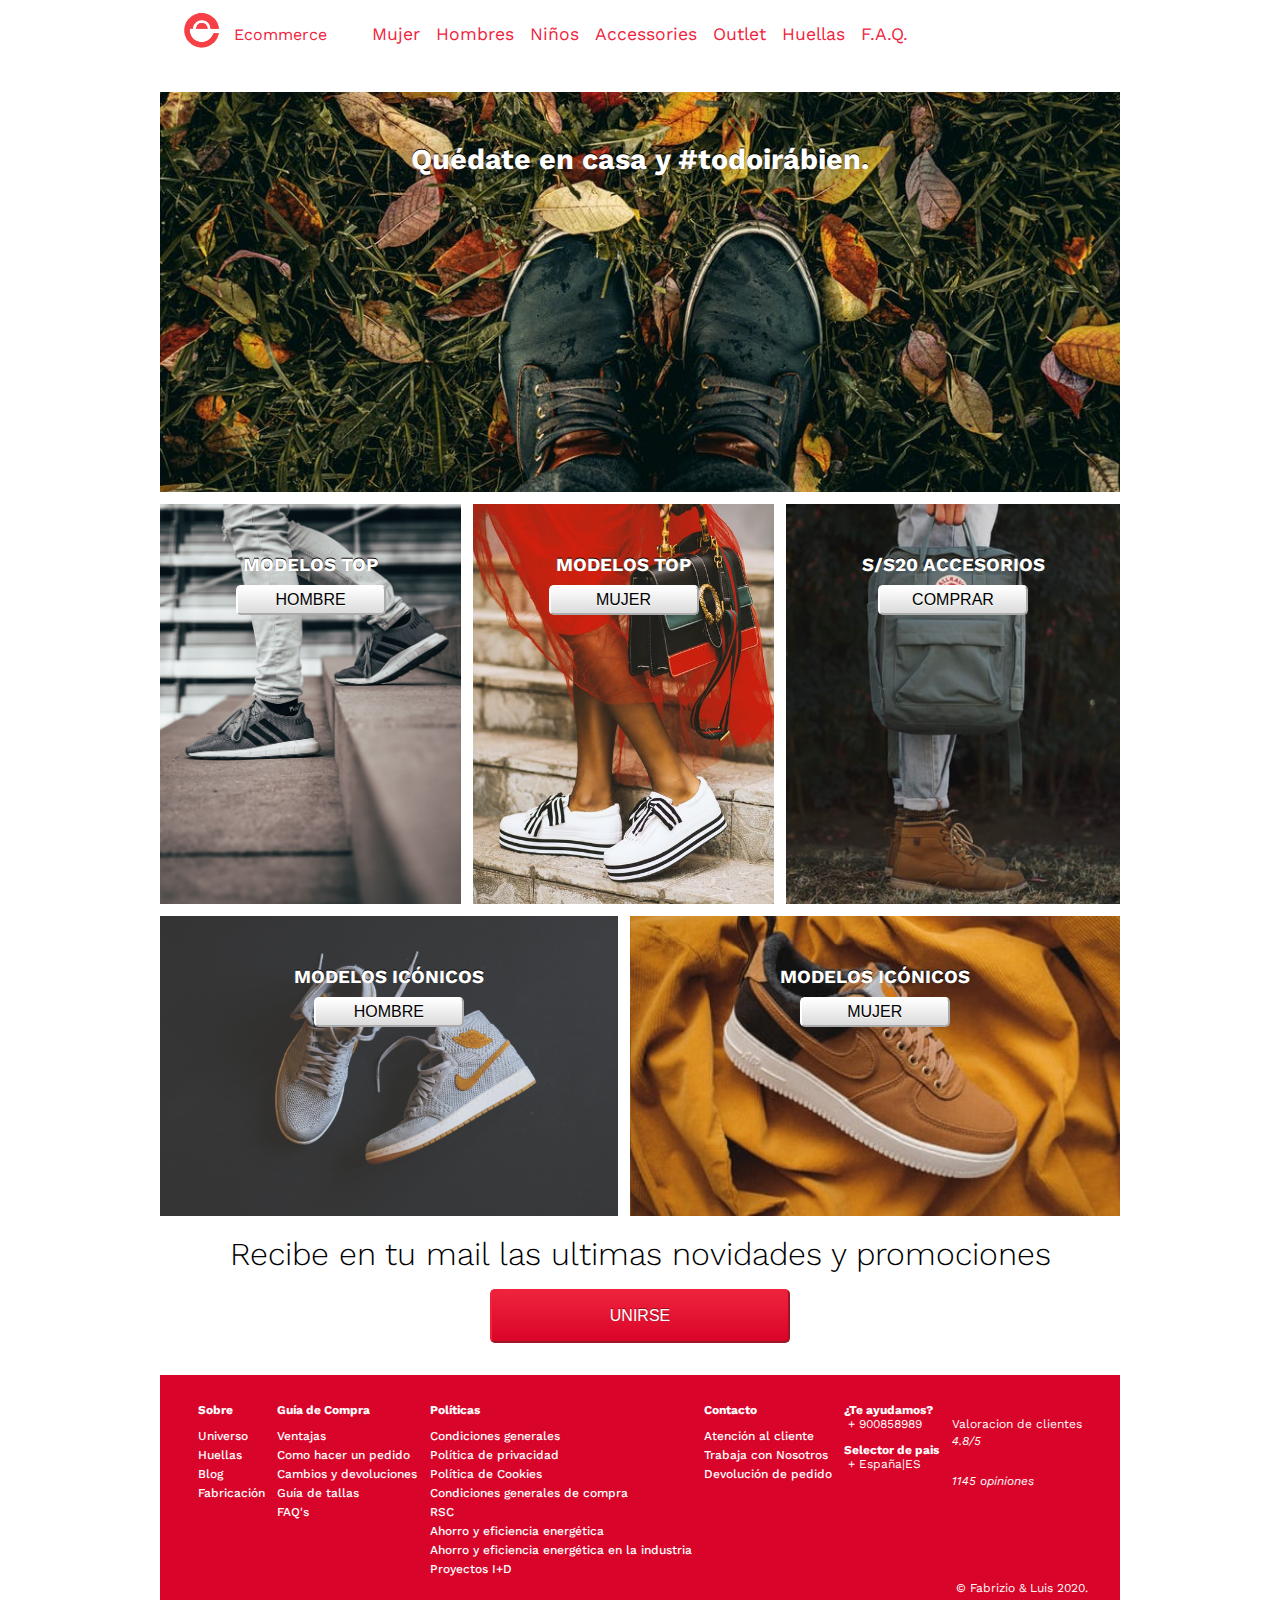
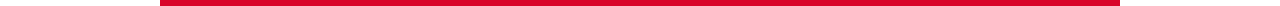
<file: index.html>
<!DOCTYPE html>
<html lang="en">
<head>
  <meta charset="UTF-8">
  <meta name="viewport" content="width=device-width, initial-scale=1.0">
  <!-- FONT AWESOME -->
  <link rel="stylesheet" href="https://use.fontawesome.com/releases/v5.15.1/css/all.css" integrity="sha384-vp86vTRFVJgpjF9jiIGPEEqYqlDwgyBgEF109VFjmqGmIY/Y4HV4d3Gp2irVfcrp" crossorigin="anonymous">
  <!-- GOOGLE FONT -->
  <link href="https://fonts.googleapis.com/css2?family=Work+Sans:wght@300;400;500;600&display=swap" rel="stylesheet">
  <!-- CSS -->
  <link rel="stylesheet" href="assets/css/style.css">
  <title>Website</title>
</head>
<body>
  <div class="container">
    <!-- HEADER -->
    <header>
      <a href="/index.html" class="logo">
        <img src="assets/img/shopping pink.png" alt="logo" width="50px">
        <span id="brand-name">Ecommerce</span>
      </a>
      <i class="fas fa-bars fa-2x hamburger" id="hamburger-menu"></i>
      <nav id="navbar-links">
        <ul>
          <li><a href="/mujer.html">Mujer</a></li>
          <li><a href="/hombres.html">Hombres</a></li>
          <li><a href="/niños.html">Niños</a></li>
          <li><a href="/category.html">Accessories</a></li>
          <li><a href="#">Outlet</a></li>
          <li><a href="#">Huellas</a></li>
          <li><a href="/faq.html">F.A.Q.</a></li>
        </ul>
      </nav>
    </header>
    <!-- MAIN SECTION -->
    <section id="main">
      <div class="grid-container">
        <div class="stayHome">
          <h3 id="tagline">Quédate en casa y #todoirábien.</h3>
        </div>
        <div class="men">
          <h3>MODELOS TOP</h3>
          <button class="main-button">Hombre</button>
        </div>
        <div class="women">
          <h3>MODELOS TOP</h3>
          <button class="main-button">Mujer</button>
        </div>
        <div class="accesories">
          <h3>S/S20 ACCESORIOS</h3>
          <button class="main-button">Comprar</button>
        </div>
        <div class="menShoes">
          <h3>MODELOS ICÓNICOS</h3>
          <button class="main-button">Hombre</button>
        </div>
        <div class="womenShoes">
          <h3>MODELOS ICÓNICOS</h3>
          <button class="main-button">Mujer</button>
        </div>
      </div>
    </section>
    <!-- CTA -->
    <section id="cta">
      <div class="cta">
        <i class="far fa-envelope fa-4x"></i>
        <h2>Recibe en tu mail las ultimas novidades y promociones</h2>
        <button class="btn">Unirse</button>
      </div>
    </section>
    <!-- FOOTER -->
    <footer>
      <div class="flex-container">
        <div class="item" style="order: 1">
          <h4>Sobre</h4>
          <ul>
            <li class=footer-list><a href="#" target="_blank">Universo</a></li>
            <li class=footer-list><a href="#" target="_blank">Huellas</a></li>
            <li class=footer-list><a href="#" target="_blank">Blog</a></li>
            <li class=footer-list><a href="#" target="_blank">Fabricación</a></li>
          </ul>
        </div>
        <div class="item" style="order: 2">
          <h4>Guía de Compra</h4>
          <ul>
            <li class=footer-list><a href="#" target="_blank">Ventajas</a></li>
            <li class=footer-list><a href="#" target="_blank">Como hacer un pedido</a></li>
            <li class=footer-list><a href="#" target="_blank">Cambios y devoluciones</a></li>
            <li class=footer-list><a href="#" target="_blank">Guía de tallas</a></li>
            <li class=footer-list><a href="#" target="_blank">FAQ's</a></li>
          </ul>
        </div>
        <div class="item" style="order: 3">
          <h4>Políticas</h4>
          <ul>
            <li class=footer-list><a href="#" target="_blank">Condiciones generales</a></li>
            <li class=footer-list><a href="#" target="_blank">Política de privacidad</a></li>
            <li class=footer-list><a href="#" target="_blank">Política de Cookies</a></li>
            <li class=footer-list><a href="#" target="_blank">Condiciones generales de compra</a></li>
            <li class=footer-list><a href="#" target="_blank">RSC</a></li>
            <li class=footer-list><a href="#" target="_blank">Ahorro y eficiencia energética</a></li>
            <li class=footer-list><a href="#" target="_blank">Ahorro y eficiencia energética en la industria</a></li>
            <li class=footer-list><a href="#" target="_blank">Proyectos I+D</a></li>
          </ul>
        </div>
        <div class="item" style="order: 4">
          <h4>Contacto</h4>
          <ul>
            <li class=footer-list><a href="#" target="_blank">Atención al cliente</a></li>
            <li class=footer-list><a href="#" target="_blank">Trabaja con Nosotros</a></li>
            <li class=footer-list><a href="#" target="_blank">Devolución de pedido</a></li>
          </ul>
        </div>
        <div class="item" style="order: 5">
          <h4 class="copy">¿Te ayudamos?</h4>
          <p class="info">
            <i class="fas fa-phone-square-alt"></i>
            + 900858989
          </p>
          <h4 class="copy">Selector de pais</h4>
          <p class="info">
            <i class="fas fa-globe-europe"></i>
              + España|ES
          </p>
        </div>
        <div class="item" style="order: 6">
          <a href="http://www.facebook.com" target="_blank"><i class="fab fa-facebook-square fa-1x icon-social"></i></a>
          <a href="http://www.instagram.com" target="_blank""><i class="fab fa-instagram-square fa-1x icon-social"></i></a>
          <a href="http://www.pinterest.com" target="_blank""><i class="fab fa-pinterest-square fa-1x icon-social"></i></a>
          <a href="http://www.twitter.com" target="_blank""><i class="fab fa-twitter-square fa-1x icon-social"></i></a>
          <p>Valoracion de clientes</p>
          <p class="value"><em>4.8/5</em></p>
          <i class="fas fa-star"></i>
          <i class="fas fa-star"></i>
          <i class="fas fa-star"></i>
          <i class="fas fa-star"></i>
          <i class="fas fa-star"></i>
          <p><em>1145 opiniones</em></p>
        </div>
        <!--Different div below-->
      </div>
      <div class="flex-container-2">
        <p>&copy Fabrizio & Luis 2020.</p>
      </div>
    </footer>
  </div>
  <script src="script.js"></script>
</body>
</html>
</file>
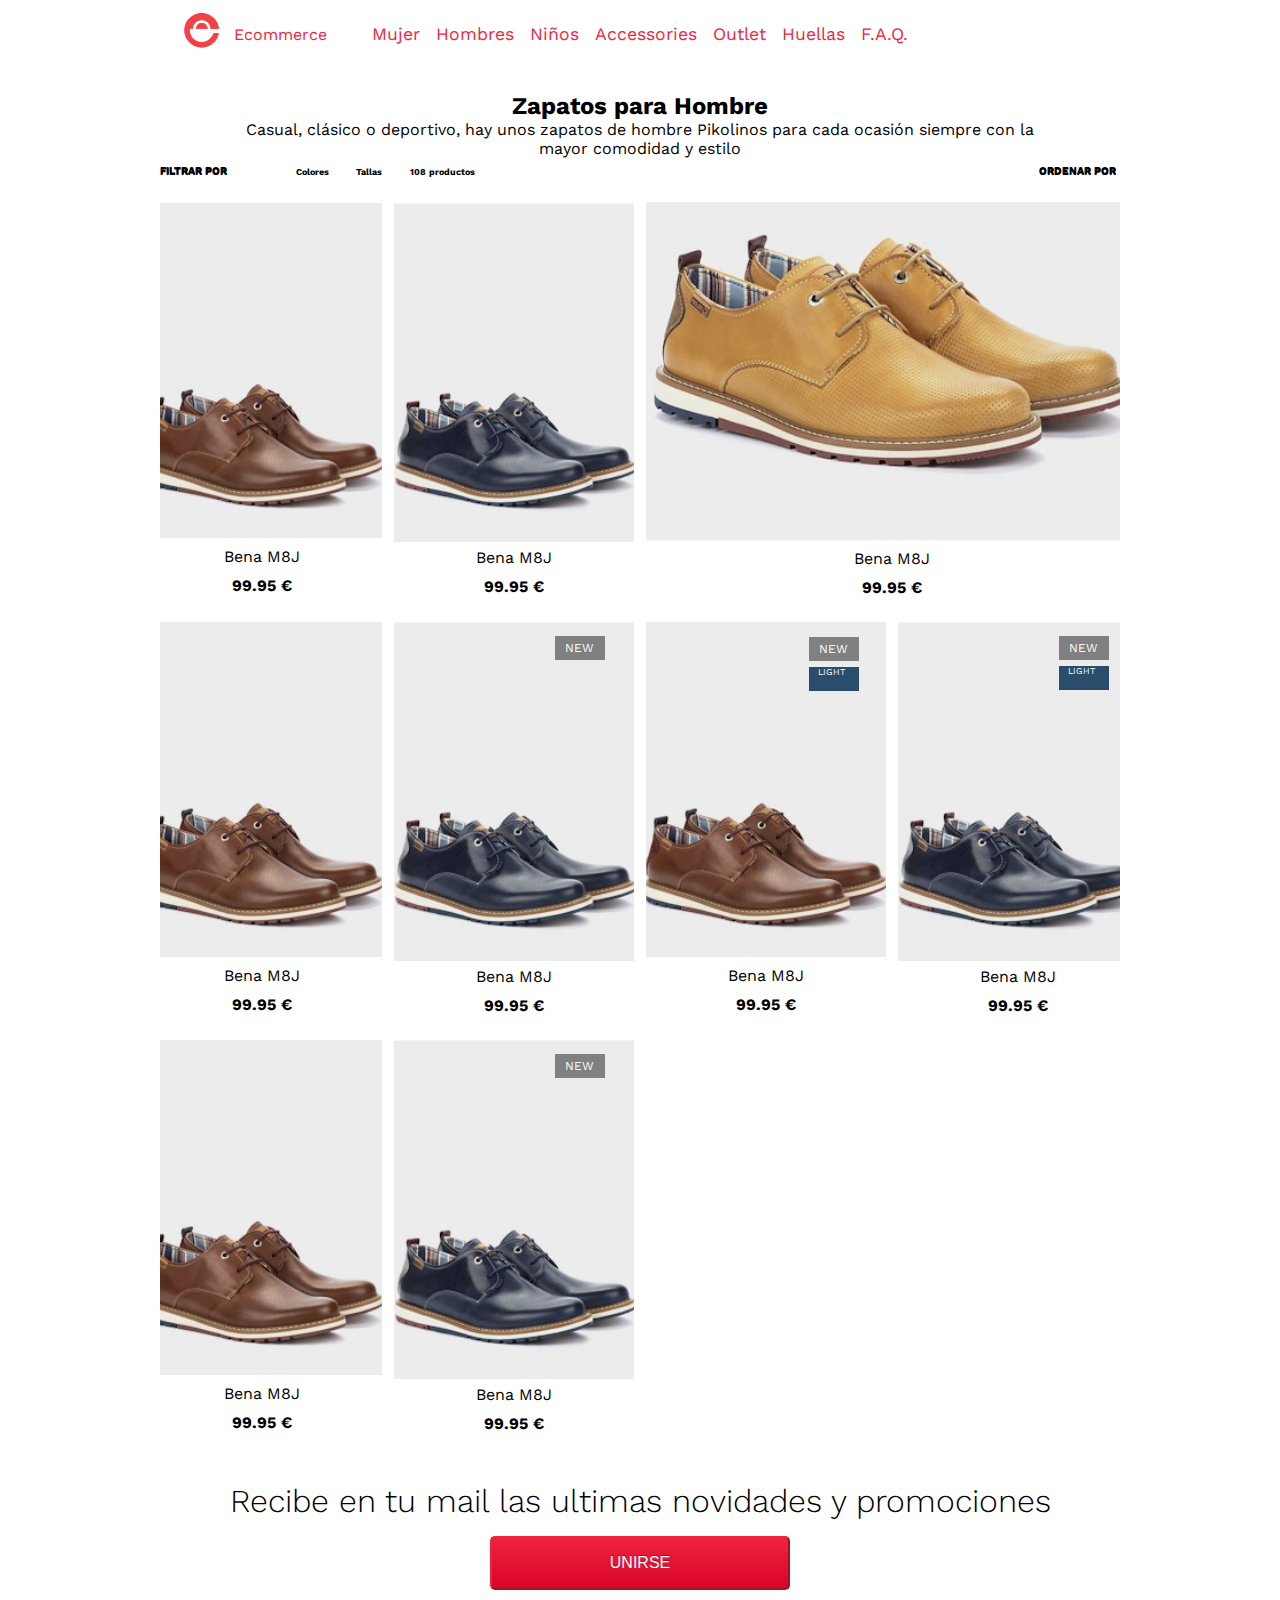
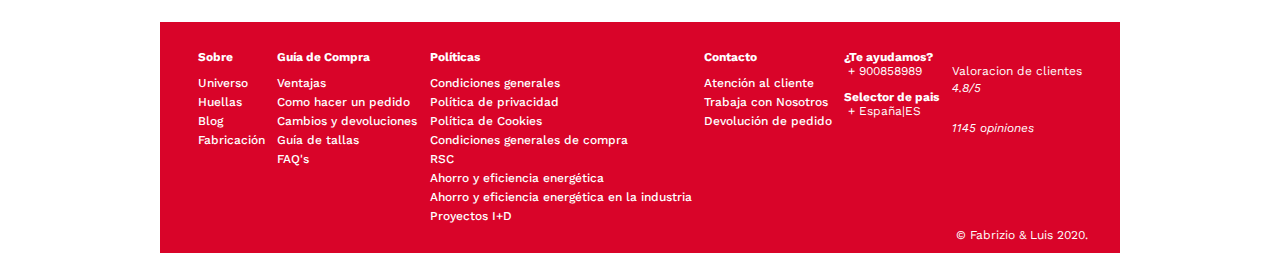
<file: category.html>
<!DOCTYPE html>
<html lang="en">
<head>
  <meta charset="UTF-8">
  <meta name="viewport" content="width=device-width, initial-scale=1.0">
  <!-- FONT AWESOME -->
  <link rel="stylesheet" href="https://use.fontawesome.com/releases/v5.15.1/css/all.css" integrity="sha384-vp86vTRFVJgpjF9jiIGPEEqYqlDwgyBgEF109VFjmqGmIY/Y4HV4d3Gp2irVfcrp" crossorigin="anonymous">
  <!-- GOOGLE FONT -->
  <link href="https://fonts.googleapis.com/css2?family=Work+Sans:wght@300;400;500;600&display=swap" rel="stylesheet">
  <!-- CSS -->
  <link rel="stylesheet" href="assets/css/style.css">
  <title>Website</title>
</head>
<body>
  <div class="container">
    <!-- HEADER -->
    <header>
      <a href="/index.html" class="logo">
        <img src="assets/img/shopping pink.png" alt="logo" width="50px">
        <span id="brand-name">Ecommerce</span>
      </a>
      <i class="fas fa-bars fa-2x hamburger" id="hamburger-menu"></i>
      <nav id="navbar-links">
        <ul>
          <li><a href="/mujer.html">Mujer</a></li>
          <li><a href="/hombres.html">Hombres</a></li>
          <li><a href="/niños.html">Niños</a></li>
          <li><a href="/category.html">Accessories</a></li>
          <li><a href="#">Outlet</a></li>
          <li><a href="#">Huellas</a></li>
          <li><a href="/faq.html">F.A.Q.</a></li>
        </ul>
      </nav>
    </header>
    <!-- CATEGORY -->
    <section id="category">
      <h2> Zapatos para Hombre</h2>
      <p>
        Casual, clásico o deportivo, hay unos zapatos de hombre Pikolinos para cada ocasión  siempre con la <br>
        mayor comodidad y estilo
      </p>
      <div class="flex-container">
        <div id="filter-by" style="flex-grow: 2">
          <h3>FILTRAR POR</h3>
        </div>
        <div id="colors" style="flex-grow: 1">
          <h4>Colores</h4>
        </div>
        <div id="sizes" style="flex-grow: 1">
          <h4>Tallas</h4>
        </div>
        <div id="number-products" style="flex-grow: 1">
          <h4>108 productos</h4>
        </div>
        <div id="sort-by" style="flex-grow: 20">
          <h3>ORDENAR POR <i class="fas fa-sort-amount-down-alt"></i></h3>
        </div>
      </div>
      <div class="grid-container-category">
        <!-- ROW 1-->
        <div class="box-one" id="row-1-col-1">
          <div class="img-box">
            <img src="./assets/img/Item-1.PNG" alt="">
          </div>
          <div>
            <p class="text-item">Bena M8J</p>
            <p class="text-item"><strong>99.95 €</strong></p>
          </div>
        </div>
        <div class="box-one" id="row-1-col-2">
          <div class="img-box">
            <img src="./assets/img/Item-2.PNG" alt="">
          </div>
          <div>
            <p class="text-item">Bena M8J</p>
            <p class="text-item"><strong>99.95 €</strong></p>
          </div>
        </div>
        <div class="box-two" id="row-1-col-3">
          <div class="img-box">
            <img src="./assets/img/Item-3x2.PNG" alt="">
          </div>
          <div>
            <p class="text-item">Bena M8J</p>
            <p class="text-item"><strong>99.95 €</strong></p>
          </div>
        </div>
        <!-- ROW 2-->
        <div class="box-one" id="row-2-col-1">
          <div class="img-box">
            <img src="./assets/img/Item-1.PNG" alt="">
          </div>
          <div>
            <p class="text-item">Bena M8J</p>
            <p class="text-item"><strong>99.95 €</strong></p>
          </div>
        </div>
        <div class="box-one" id="row-2-col-2">
          <div class="img-box">
            <img src="./assets/img/Item-2.PNG" alt="">
            <p class="new-box">NEW</p>
          </div>
          <div>
            <p class="text-item">Bena M8J</p>
            <p class="text-item"><strong>99.95 €</strong></p>
          </div>
        </div>
        <div class="box-one" id="row-2-col-3">
          <div class="img-box">
            <img src="./assets/img/Item-1.PNG" alt="">
            <p class="new-box">NEW</p>
            <p class="light-box">LIGHT <i class="fas fa-feather"></i></p>
          </div>
          <div>
            <p class="text-item">Bena M8J</p>
            <p class="text-item"><strong>99.95 €</strong></p>
          </div>
        </div>
        <div class="box-one" id="row-2-col-4">
          <div class="img-box">
            <img src="./assets/img/Item-2.PNG" alt="">
            <p class="new-box">NEW</p>
            <p class="light-box">LIGHT <i class="fas fa-feather"></i></p>
          </div>
          <div>
            <p class="text-item">Bena M8J</p>
            <p class="text-item"><strong>99.95 €</strong></p>
          </div>
        </div>
        <!-- ROW 3-->
        <div class="box-one" id="row-3-col-1">
          <div class="img-box">
            <img src="./assets/img/Item-1.PNG" alt="">
          </div>
          <div>
            <p class="text-item">Bena M8J</p>
            <p class="text-item"><strong>99.95 €</strong></p>
          </div>
        </div>
        <div class="box-one" id="row-3-col-2">
          <div class="img-box">
            <img src="./assets/img/Item-2.PNG" alt="">
            <p class="new-box">NEW</p>
          </div>
          <div>
            <p class="text-item">Bena M8J</p>
            <p class="text-item"><strong>99.95 €</strong></p>
          </div>
        </div>
      </div>
    </section>
    <!-- CTA -->
    <section id="cta">
      <div class="cta">
        <i class="far fa-envelope fa-4x"></i>
        <h2>Recibe en tu mail las ultimas novidades y promociones</h2>
        <button class="btn">Unirse</button>
      </div>
    </section>
    <!-- FOOTER -->
    <footer>
      <div class="flex-container">
        <div class="item" style="order: 1">
          <h4>Sobre</h4>
          <ul>
            <li class=footer-list><a href="#" target="_blank">Universo</a></li>
            <li class=footer-list><a href="#" target="_blank">Huellas</a></li>
            <li class=footer-list><a href="#" target="_blank">Blog</a></li>
            <li class=footer-list><a href="#" target="_blank">Fabricación</a></li>
          </ul>
        </div>
        <div class="item" style="order: 2">
          <h4>Guía de Compra</h4>
          <ul>
            <li class=footer-list><a href="#" target="_blank">Ventajas</a></li>
            <li class=footer-list><a href="#" target="_blank">Como hacer un pedido</a></li>
            <li class=footer-list><a href="#" target="_blank">Cambios y devoluciones</a></li>
            <li class=footer-list><a href="#" target="_blank">Guía de tallas</a></li>
            <li class=footer-list><a href="#" target="_blank">FAQ's</a></li>
          </ul>
        </div>
        <div class="item" style="order: 3">
          <h4>Políticas</h4>
          <ul>
            <li class=footer-list><a href="#" target="_blank">Condiciones generales</a></li>
            <li class=footer-list><a href="#" target="_blank">Política de privacidad</a></li>
            <li class=footer-list><a href="#" target="_blank">Política de Cookies</a></li>
            <li class=footer-list><a href="#" target="_blank">Condiciones generales de compra</a></li>
            <li class=footer-list><a href="#" target="_blank">RSC</a></li>
            <li class=footer-list><a href="#" target="_blank">Ahorro y eficiencia energética</a></li>
            <li class=footer-list><a href="#" target="_blank">Ahorro y eficiencia energética en la industria</a></li>
            <li class=footer-list><a href="#" target="_blank">Proyectos I+D</a></li>
          </ul>
        </div>
        <div class="item" style="order: 4">
          <h4>Contacto</h4>
          <ul>
            <li class=footer-list><a href="#" target="_blank">Atención al cliente</a></li>
            <li class=footer-list><a href="#" target="_blank">Trabaja con Nosotros</a></li>
            <li class=footer-list><a href="#" target="_blank">Devolución de pedido</a></li>
          </ul>
        </div>
        <div class="item" style="order: 5">
          <h4 class="copy">¿Te ayudamos?</h4>
          <p class="info">
            <i class="fas fa-phone-square-alt"></i>
            + 900858989
          </p>
          <h4 class="copy">Selector de pais</h4>
          <p class="info">
            <i class="fas fa-globe-europe"></i>
              + España|ES
          </p>
        </div>
        <div class="item" style="order: 6">
          <a href="http://www.facebook.com" target="_blank"><i class="fab fa-facebook-square fa-1x icon-social"></i></a>
          <a href="http://www.instagram.com" target="_blank""><i class="fab fa-instagram-square fa-1x icon-social"></i></a>
          <a href="http://www.pinterest.com" target="_blank""><i class="fab fa-pinterest-square fa-1x icon-social"></i></a>
          <a href="http://www.twitter.com" target="_blank""><i class="fab fa-twitter-square fa-1x icon-social"></i></a>
          <p>Valoracion de clientes</p>
          <p class="value"><em>4.8/5</em></p>
          <i class="fas fa-star"></i>
          <i class="fas fa-star"></i>
          <i class="fas fa-star"></i>
          <i class="fas fa-star"></i>
          <i class="fas fa-star"></i>
          <p><em>1145 opiniones</em></p>
        </div>
        <!--Different div below-->
      </div>
      <div class="flex-container-2">
        <p>&copy Fabrizio & Luis 2020.</p>
      </div>
    </footer>
  </div>
  <script src="script.js"></script>
</body>
</html>
</file>
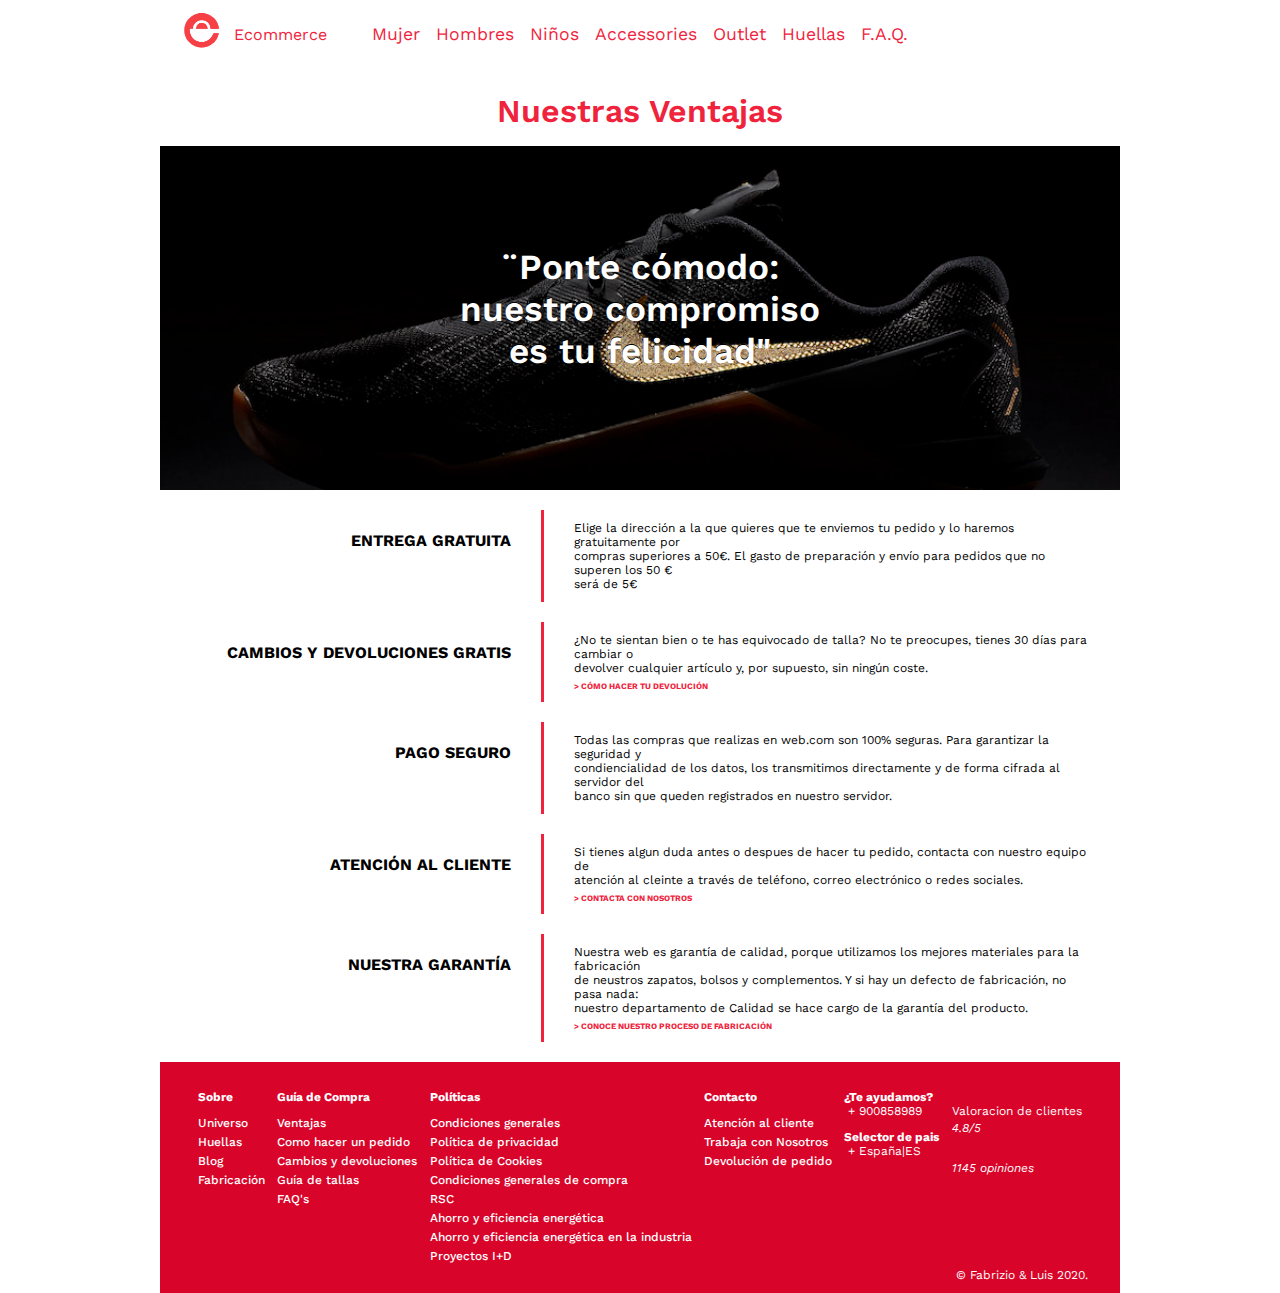
<file: faq.html>
<!DOCTYPE html>
<html lang="en">
<head>
  <meta charset="UTF-8">
  <meta name="viewport" content="width=device-width, initial-scale=1.0">
  <!-- FONT AWESOME -->
  <link rel="stylesheet" href="https://use.fontawesome.com/releases/v5.15.1/css/all.css" integrity="sha384-vp86vTRFVJgpjF9jiIGPEEqYqlDwgyBgEF109VFjmqGmIY/Y4HV4d3Gp2irVfcrp" crossorigin="anonymous">
  <!-- GOOGLE FONT -->
  <link href="https://fonts.googleapis.com/css2?family=Work+Sans:wght@300;400;500;600&display=swap" rel="stylesheet">
  <!-- CSS -->
  <link rel="stylesheet" href="assets/css/style.css">
  <title>Website</title>
</head>
<body>
  <div class="container">
    <!-- HEADER -->
    <header>
      <a href="/index.html" class="logo">
        <img src="assets/img/shopping pink.png" alt="logo" width="50px">
        <span id="brand-name">Ecommerce</span>
      </a>
      <i class="fas fa-bars fa-2x hamburger" id="hamburger-menu"></i>
      <nav id="navbar-links">
        <ul>
          <li><a href="/category.html">Mujer</a></li>
          <li><a href="/products.html">Hombres</a></li>
          <li><a href="#">Niños</a></li>
          <li><a href="#">Accessories</a></li>
          <li><a href="#">Outlet</a></li>
          <li><a href="#">Huellas</a></li>
          <li><a href="/faq.html">F.A.Q.</a></li>
        </ul>
      </nav>
    </header>
    <!-- CONTENT CATEGORY PAGE -->
    <section id="faq">
      <h1 id="header-faq"> Nuestras Ventajas</h1>
      <div id="main-picture-faq">
        <h3 id="faq-text-img">
          ¨Ponte cómodo: <br>
          nuestro compromiso <br>
          es tu felicidad"
        </h3>
      </div>
      <div id=main-faq-section>
        <div class="sub-section">
          <div class="title-icon">
            <h4><i class="fas fa-shipping-fast"></i> ENTREGA GRATUITA</h4>
          </div>
          <div class="text-part">
          <p>
            Elige la dirección a la que quieres que te enviemos tu pedido y lo haremos gratuitamente por <br>
            compras superiores a 50€. El gasto de preparación y envío para pedidos que no superen los 50 € <br>
            será de 5€
          </p>
        </div>
      </div>
      <div class="sub-section">
        <div class="title-icon">
          <h4><i class="fas fa-calendar"></i> CAMBIOS Y DEVOLUCIONES GRATIS</h4>
        </div>
        <div class="text-part">
          <p>
            ¿No te sientan bien o te has equivocado de talla? No te preocupes, tienes 30 días para cambiar o <br>
            devolver cualquier artículo y, por supuesto, sin ningún coste.
            <h5>> CÓMO HACER TU DEVOLUCIÓN</h5>
          </p>
        </div>
      </div>
      <div class="sub-section">
        <div class="title-icon">
          <h4><i class="fas fa-credit-card"></i> PAGO SEGURO</h4>
        </div>
        <div class="text-part">
          <p>
            Todas las compras que realizas en web.com son 100% seguras. Para garantizar la seguridad y <br>
            condiencialidad de los datos, los transmitimos directamente y de forma cifrada al servidor del <br>
            banco sin que queden registrados en nuestro servidor.
          </p>
        </div>
      </div>
      <div class="sub-section">
        <div class="title-icon">
          <h4><i class="fas fa-info-circle"></i> ATENCIÓN AL CLIENTE</h4>
        </div>
        <div class="text-part">
          <p>
            Si tienes algun duda antes o despues de hacer tu pedido, contacta con nuestro equipo de <br>
            atención al cleinte a través de teléfono, correo electrónico o redes sociales. <br>
            <h5>> CONTACTA CON NOSOTROS</h5>
          </p>
        </div>
      </div>
      <div class="sub-section">
        <div class="title-icon">
          <h4><i class="fas fa-check-circle"></i>  NUESTRA GARANTÍA</h4>
      </div>
      <div class="text-part">
        <p>
          Nuestra web es garantía de calidad, porque utilizamos los mejores materiales para la fabricación <br>
          de neustros zapatos, bolsos y complementos. Y si hay un defecto de fabricación, no pasa nada: <br>
          nuestro departamento de Calidad se hace cargo de la garantía del producto.
          <h5>> CONOCE NUESTRO PROCESO DE FABRICACIÓN</h5>
        </p>
      </div>
    </section>
    <!-- FOOTER -->
    <footer>
      <div class="flex-container">
        <div class="item" style="order: 1">
          <h4>Sobre</h4>
          <ul>
            <li class=footer-list><a href="#" target="_blank">Universo</a></li>
            <li class=footer-list><a href="#" target="_blank">Huellas</a></li>
            <li class=footer-list><a href="#" target="_blank">Blog</a></li>
            <li class=footer-list><a href="#" target="_blank">Fabricación</a></li>
          </ul>
        </div>
        <div class="item" style="order: 2">
          <h4>Guía de Compra</h4>
          <ul>
            <li class=footer-list><a href="#" target="_blank">Ventajas</a></li>
            <li class=footer-list><a href="#" target="_blank">Como hacer un pedido</a></li>
            <li class=footer-list><a href="#" target="_blank">Cambios y devoluciones</a></li>
            <li class=footer-list><a href="#" target="_blank">Guía de tallas</a></li>
            <li class=footer-list><a href="#" target="_blank">FAQ's</a></li>
          </ul>
        </div>
        <div class="item" style="order: 3">
          <h4>Políticas</h4>
          <ul>
            <li class=footer-list><a href="#" target="_blank">Condiciones generales</a></li>
            <li class=footer-list><a href="#" target="_blank">Política de privacidad</a></li>
            <li class=footer-list><a href="#" target="_blank">Política de Cookies</a></li>
            <li class=footer-list><a href="#" target="_blank">Condiciones generales de compra</a></li>
            <li class=footer-list><a href="#" target="_blank">RSC</a></li>
            <li class=footer-list><a href="#" target="_blank">Ahorro y eficiencia energética</a></li>
            <li class=footer-list><a href="#" target="_blank">Ahorro y eficiencia energética en la industria</a></li>
            <li class=footer-list><a href="#" target="_blank">Proyectos I+D</a></li>
          </ul>
        </div>
        <div class="item" style="order: 4">
          <h4>Contacto</h4>
          <ul>
            <li class=footer-list><a href="#" target="_blank">Atención al cliente</a></li>
            <li class=footer-list><a href="#" target="_blank">Trabaja con Nosotros</a></li>
            <li class=footer-list><a href="#" target="_blank">Devolución de pedido</a></li>
          </ul>
        </div>
        <div class="item" style="order: 5">
          <h4 class="copy">¿Te ayudamos?</h4>
          <p class="info">
            <i class="fas fa-phone-square-alt"></i>
            + 900858989
          </p>
          <h4 class="copy">Selector de pais</h4>
          <p class="info">
            <i class="fas fa-globe-europe"></i>
              + España|ES
          </p>
        </div>
        <div class="item" style="order: 6">
          <a href="http://www.facebook.com" target="_blank"><i class="fab fa-facebook-square fa-1x icon-social"></i></a>
          <a href="http://www.instagram.com" target="_blank""><i class="fab fa-instagram-square fa-1x icon-social"></i></a>
          <a href="http://www.pinterest.com" target="_blank""><i class="fab fa-pinterest-square fa-1x icon-social"></i></a>
          <a href="http://www.twitter.com" target="_blank""><i class="fab fa-twitter-square fa-1x icon-social"></i></a>
          <p>Valoracion de clientes</p>
          <p class="value"><em>4.8/5</em></p>
          <i class="fas fa-star"></i>
          <i class="fas fa-star"></i>
          <i class="fas fa-star"></i>
          <i class="fas fa-star"></i>
          <i class="fas fa-star"></i>
          <p><em>1145 opiniones</em></p>
        </div>
        <!--Different div below-->
      </div>
      <div class="flex-container-2">
        <p>&copy Fabrizio & Luis 2020.</p>
      </div>
    </footer>
  </div>
  <script src="script.js"></script>
</body>
</html>
</file>
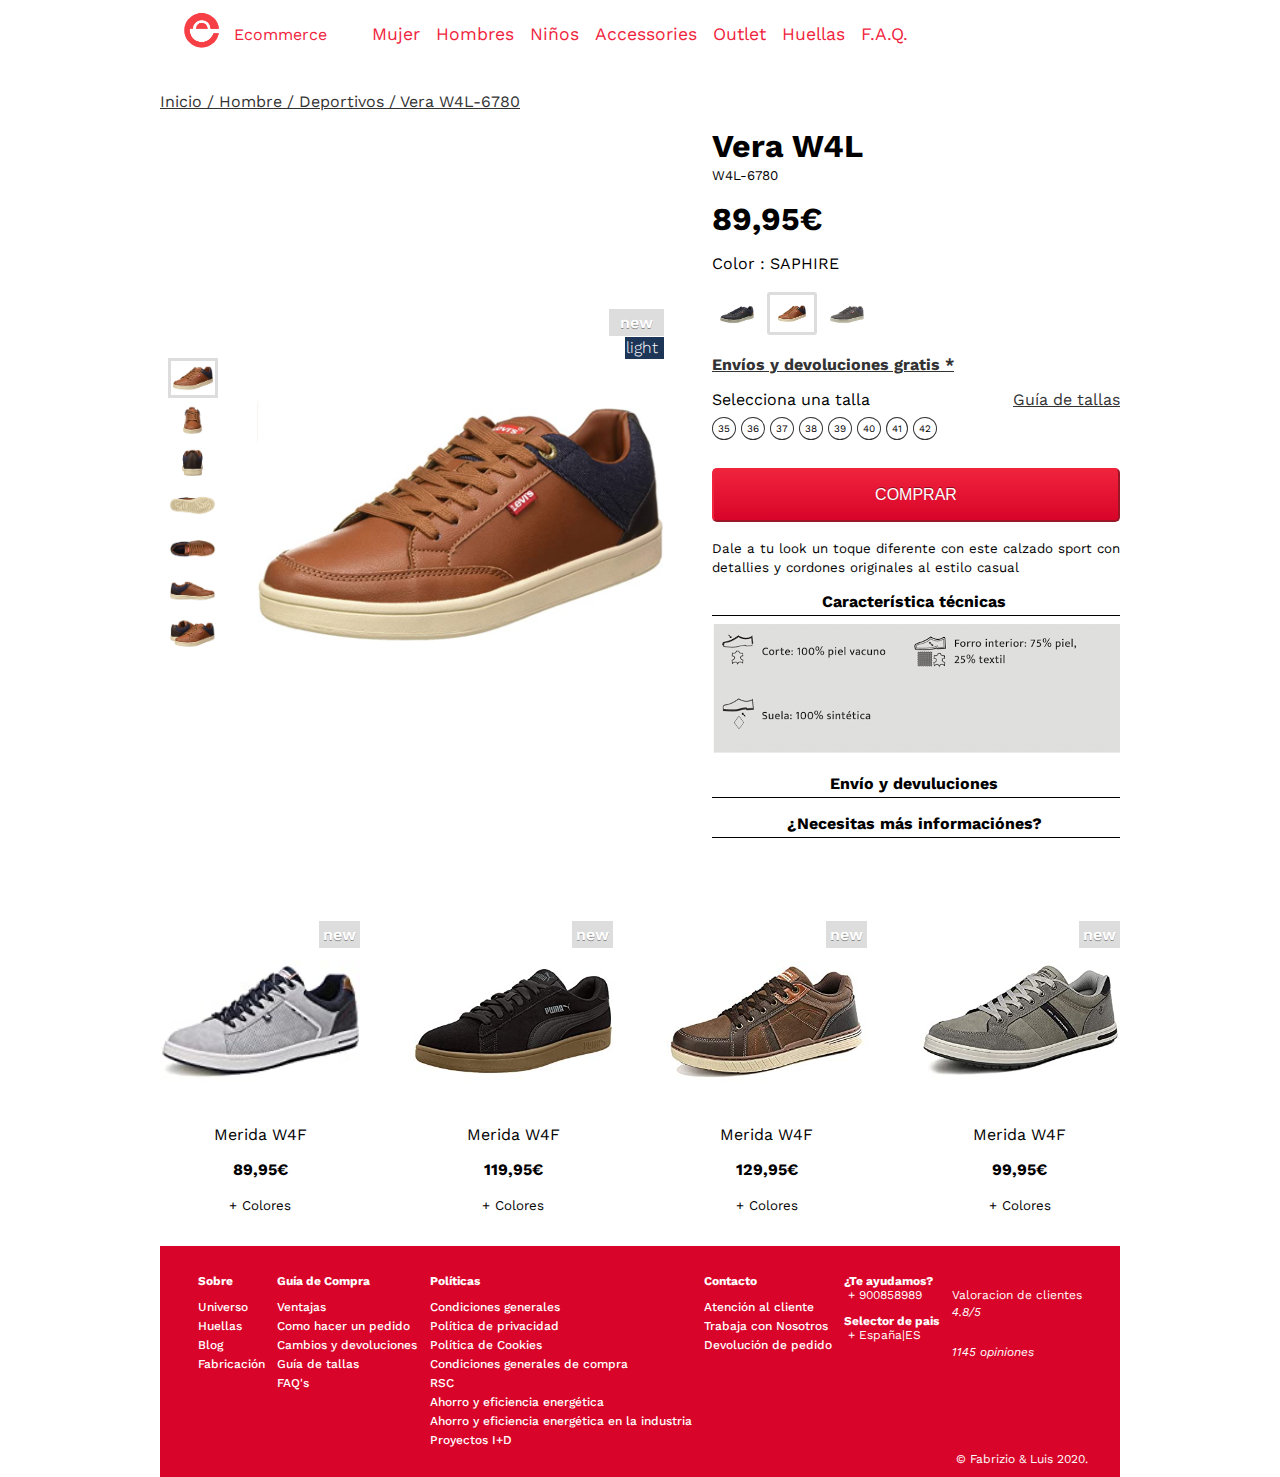
<file: hombres.html>
<!DOCTYPE html>
<html lang="en">
<head>
  <meta charset="UTF-8">
  <meta name="viewport" content="width=device-width, initial-scale=1.0">
  <!-- FONT AWESOME -->
  <link rel="stylesheet" href="https://use.fontawesome.com/releases/v5.15.1/css/all.css" integrity="sha384-vp86vTRFVJgpjF9jiIGPEEqYqlDwgyBgEF109VFjmqGmIY/Y4HV4d3Gp2irVfcrp" crossorigin="anonymous">
  <!-- GOOGLE FONT -->
  <link href="https://fonts.googleapis.com/css2?family=Work+Sans:wght@300;400;500;600&display=swap" rel="stylesheet">
  <!-- CSS -->
  <link rel="stylesheet" href="assets/css/style.css">
  <title>Ecommerce - Hombres</title>
</head>
<body>
  <div class="container">
    <!-- HEADER -->
    <header>
      <a href="/index.html" class="logo">
        <img src="assets/img/shopping pink.png" alt="logo" width="50px">
        <span id="brand-name">Ecommerce</span>
      </a>
      <i class="fas fa-bars fa-2x hamburger" id="hamburger-menu"></i>
      <nav id="navbar-links">
        <ul>
          <li><a href="/mujer.html">Mujer</a></li>
          <li><a href="/hombres.html">Hombres</a></li>
          <li><a href="/niños.html">Niños</a></li>
          <li><a href="/category.html">Accessories</a></li>
          <li><a href="#">Outlet</a></li>
          <li><a href="#">Huellas</a></li>
          <li><a href="/faq.html">F.A.Q.</a></li>
        </ul>
      </nav>
    </header>
    <!-- PRODUCT -->
    <section id="product-card">
      <div>
        <a href="">Inicio / Hombre / Deportivos / Vera W4L-6780</a>
      </div>
      <div class="wrapper">
        <div class="aside">
          <img src="assets/img/main-products.png" alt="shoes" width="50" class="active">
          <img src="assets/img/small-1.png" alt="shoes-1" width="50">
          <img src="assets/img/small-2.png" alt="shoes-2" width="50">
          <img src="assets/img/small-3.png" alt="shoes-3" width="50">
          <img src="assets/img/small-4.png" alt="shoes-4" width="50">
          <img src="assets/img/small-5.png" alt="shoes-5" width="50">
          <img src="assets/img/small-6.png" alt="shoes-6" width="50">
        </div>
        <div class="product-img">
          <span class="new-img">new</span>
          <span class="light">light<i class="fas fa-feather"></i></span>
          <i class="fas fa-angle-left fa-2x"></i>
          <img src="assets/img/main-products.png" alt="shoes" width="100%">
          <i class="fas fa-angle-right fa-2x"></i>
        </div>
        <div class="product-details">
          <h1>Vera W4L</h1>
          <small>W4L-6780</small>
          <h1 id="price">89,95€</h1>
          <div class="color">
            <p>Color : SAPHIRE</p>
            <br>
            <img src="assets/img/azul-navy.png" alt="azul" width="50">
            <img src="assets/img/main-products.png" alt="marron" width="50" class="active">
            <img src="assets/img/negro.png" alt="negro" width="50">
          </div>
          <a href="#"><strong>Envíos y devoluciones gratis *</strong></a>
          <div class="tallas">
            <p>Selecciona una talla</p>
            <p><a href="#">Guía de tallas</a></p>
          </div>
          <div class="tallas-span">
            <span>35</span>
            <span>36</span>
            <span>37</span>
            <span>38</span>
            <span>39</span>
            <span>40</span>
            <span>41</span>
            <span>42</span>
          </div>
          <button class="btn btn-block" onclick="alert('Add to your chart')">COMPRAR</button>
          <small>Dale a tu look un toque diferente con este calzado sport con detallies y cordones originales al estilo casual</small>
          <div class="details">
            <div class="tecnicas">
              <h4>Característica técnicas</h4>
              <i class="fas fa-chevron-up"></i>
            </div>
            <img src="assets/img/Screenshot 2020-11-03 at 15.23.10.png" alt="info">
            <div class="envio">
              <h4>Envío y devuluciones</h4>
              <i class="fas fa-chevron-down"></i>
            </div>
            <div class="mas-info">
              <h4>¿Necesitas más informaciónes?</h4>
              <i class="fas fa-chevron-down"></i>
            </div>
          </div>
          <div class="social-icon">
            <i class="fab fa-facebook-f"></i>
            <i class="fab fa-twitter"></i>
            <i class="fab fa-pinterest"></i>
          </div>
        </div>
      </div>
    </section>
    <!-- RELATIVE PRODUCTS -->
    <div class="wrapper">
      <div class="suggestion">
        <span class="new">new</span>
        <img src="assets/img/suggestion-1.jpg" alt="" width="200">
        <p>Merida W4F</p>
        <h4>89,95€</h4>
        <small>+ Colores</small>
      </div>
      <div class="suggestion">
        <span class="new">new</span>
        <img src="assets/img/suggestion-2.jpg" alt="" width="200">
        <p>Merida W4F</p>
        <h4>119,95€</h4>
        <small>+ Colores</small>
      </div>
      <div class="suggestion">
        <span class="new">new</span>
        <img src="assets/img/suggestion-3.jpg" alt="" width="200">
        <p>Merida W4F</p>
        <h4>129,95€</h4>
        <small>+ Colores</small>
      </div>
      <div class="suggestion">
        <span class="new">new</span>
        <img src="assets/img/suggestion-4.jpg" alt="" width="200">
        <p>Merida W4F</p>
        <h4>99,95€</h4>
        <small>+ Colores</small>
      </div>
    </div>
    <!-- FOOTER -->
    <footer>
      <div class="flex-container">
        <div class="item" style="order: 1">
          <h4>Sobre</h4>
          <ul>
            <li class=footer-list><a href="#" target="_blank">Universo</a></li>
            <li class=footer-list><a href="#" target="_blank">Huellas</a></li>
            <li class=footer-list><a href="#" target="_blank">Blog</a></li>
            <li class=footer-list><a href="#" target="_blank">Fabricación</a></li>
          </ul>
        </div>
        <div class="item" style="order: 2">
          <h4>Guía de Compra</h4>
          <ul>
            <li class=footer-list><a href="#" target="_blank">Ventajas</a></li>
            <li class=footer-list><a href="#" target="_blank">Como hacer un pedido</a></li>
            <li class=footer-list><a href="#" target="_blank">Cambios y devoluciones</a></li>
            <li class=footer-list><a href="#" target="_blank">Guía de tallas</a></li>
            <li class=footer-list><a href="#" target="_blank">FAQ's</a></li>
          </ul>
        </div>
        <div class="item" style="order: 3">
          <h4>Políticas</h4>
          <ul>
            <li class=footer-list><a href="#" target="_blank">Condiciones generales</a></li>
            <li class=footer-list><a href="#" target="_blank">Política de privacidad</a></li>
            <li class=footer-list><a href="#" target="_blank">Política de Cookies</a></li>
            <li class=footer-list><a href="#" target="_blank">Condiciones generales de compra</a></li>
            <li class=footer-list><a href="#" target="_blank">RSC</a></li>
            <li class=footer-list><a href="#" target="_blank">Ahorro y eficiencia energética</a></li>
            <li class=footer-list><a href="#" target="_blank">Ahorro y eficiencia energética en la industria</a></li>
            <li class=footer-list><a href="#" target="_blank">Proyectos I+D</a></li>
          </ul>
        </div>
        <div class="item" style="order: 4">
          <h4>Contacto</h4>
          <ul>
            <li class=footer-list><a href="#" target="_blank">Atención al cliente</a></li>
            <li class=footer-list><a href="#" target="_blank">Trabaja con Nosotros</a></li>
            <li class=footer-list><a href="#" target="_blank">Devolución de pedido</a></li>
          </ul>
        </div>
        <div class="item" style="order: 5">
          <h4 class="copy">¿Te ayudamos?</h4>
          <p class="info">
            <i class="fas fa-phone-square-alt"></i>
            + 900858989
          </p>
          <h4 class="copy">Selector de pais</h4>
          <p class="info">
            <i class="fas fa-globe-europe"></i>
              + España|ES
          </p>
        </div>
        <div class="item" style="order: 6">
          <a href="http://www.facebook.com" target="_blank"><i class="fab fa-facebook-square fa-1x icon-social"></i></a>
          <a href="http://www.instagram.com" target="_blank""><i class="fab fa-instagram-square fa-1x icon-social"></i></a>
          <a href="http://www.pinterest.com" target="_blank""><i class="fab fa-pinterest-square fa-1x icon-social"></i></a>
          <a href="http://www.twitter.com" target="_blank""><i class="fab fa-twitter-square fa-1x icon-social"></i></a>
          <p>Valoracion de clientes</p>
          <p class="value"><em>4.8/5</em></p>
          <i class="fas fa-star"></i>
          <i class="fas fa-star"></i>
          <i class="fas fa-star"></i>
          <i class="fas fa-star"></i>
          <i class="fas fa-star"></i>
          <p><em>1145 opiniones</em></p>
        </div>
        <!--Different div below-->
      </div>
      <div class="flex-container-2">
        <p>&copy Fabrizio & Luis 2020.</p>
      </div>
    </footer>
  </div>
  <script src="script.js"></script>
</body>
</html>
</file>
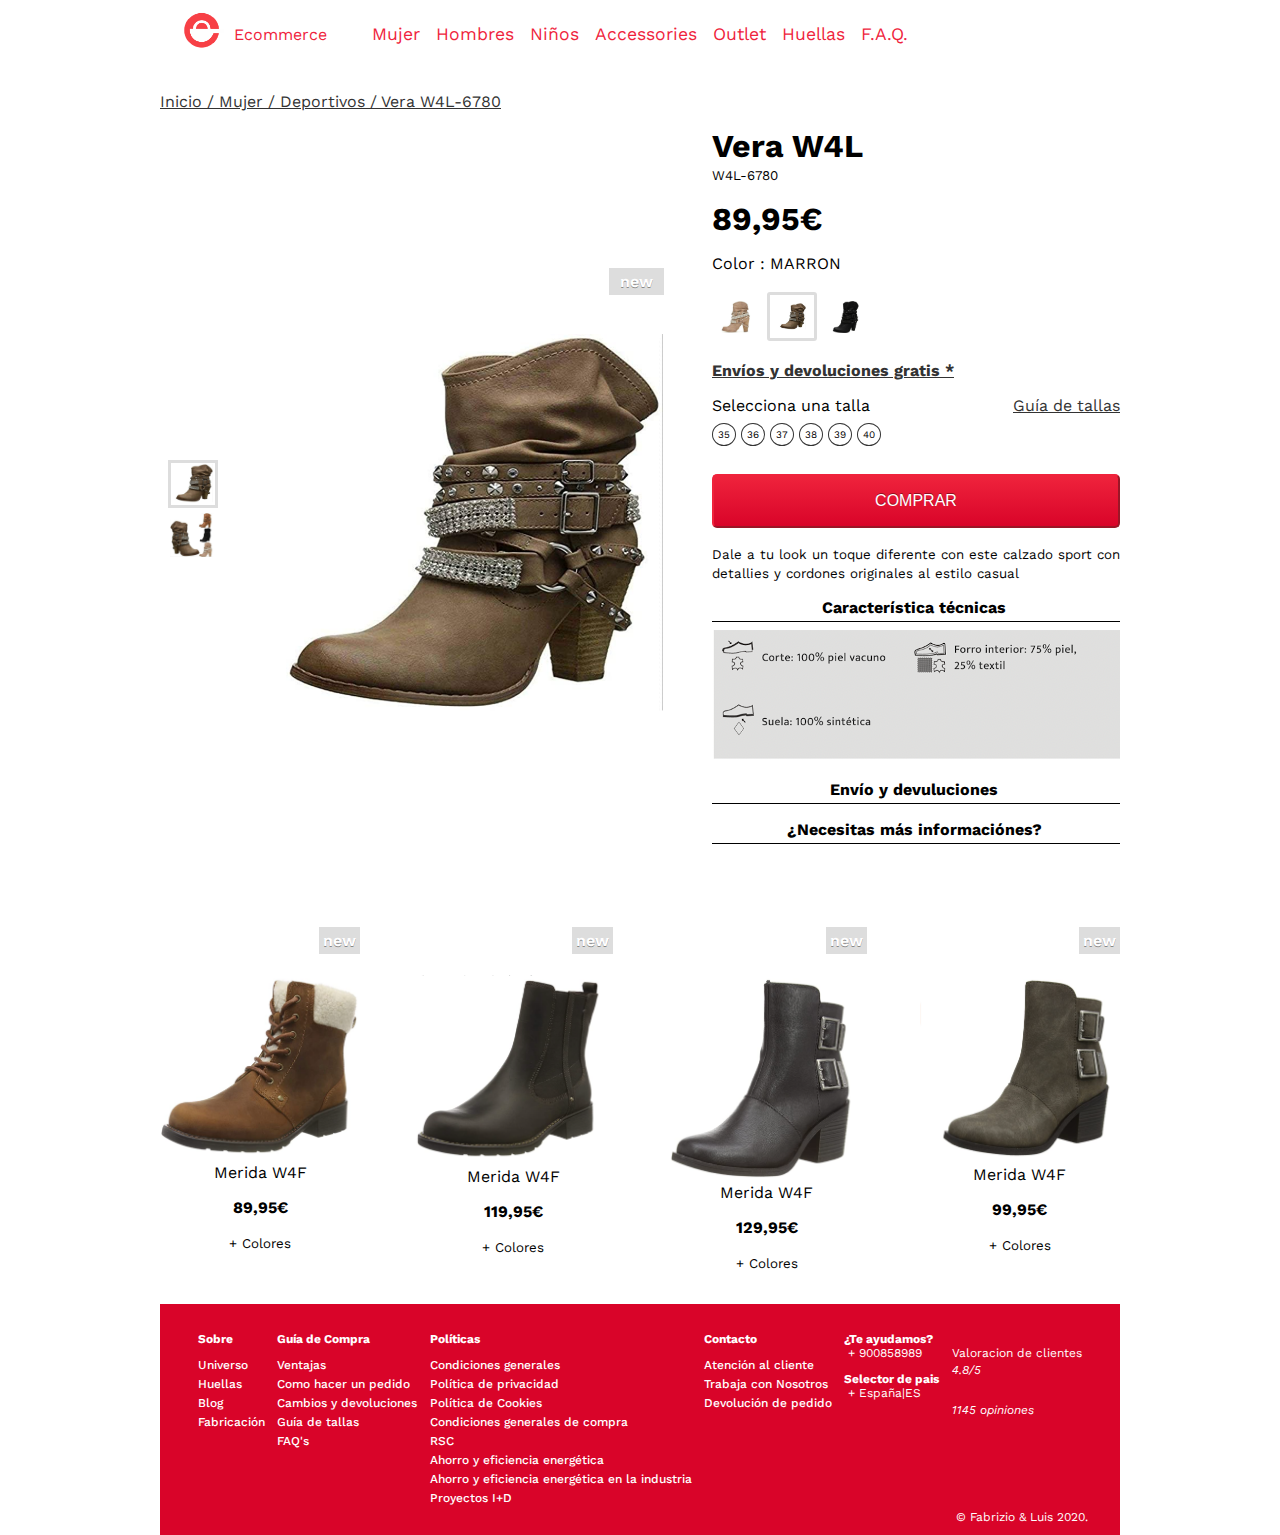
<file: mujer.html>
<!DOCTYPE html>
<html lang="en">
<head>
  <meta charset="UTF-8">
  <meta name="viewport" content="width=device-width, initial-scale=1.0">
  <!-- FONT AWESOME -->
  <link rel="stylesheet" href="https://use.fontawesome.com/releases/v5.15.1/css/all.css" integrity="sha384-vp86vTRFVJgpjF9jiIGPEEqYqlDwgyBgEF109VFjmqGmIY/Y4HV4d3Gp2irVfcrp" crossorigin="anonymous">
  <!-- GOOGLE FONT -->
  <link href="https://fonts.googleapis.com/css2?family=Work+Sans:wght@300;400;500;600&display=swap" rel="stylesheet">
  <!-- CSS -->
  <link rel="stylesheet" href="assets/css/style.css">
  <title>Ecommerce - Mujer</title>
</head>
<body>
  <div class="container">
    <!-- HEADER -->
    <header>
      <a href="/index.html" class="logo">
        <img src="assets/img/shopping pink.png" alt="logo" width="50px">
        <span id="brand-name">Ecommerce</span>
      </a>
      <i class="fas fa-bars fa-2x hamburger" id="hamburger-menu"></i>
      <nav id="navbar-links">
        <ul>
          <li><a href="/mujer.html">Mujer</a></li>
          <li><a href="/hombres.html">Hombres</a></li>
          <li><a href="/niños.html">Niños</a></li>
          <li><a href="/category.html">Accessories</a></li>
          <li><a href="#">Outlet</a></li>
          <li><a href="#">Huellas</a></li>
          <li><a href="/faq.html">F.A.Q.</a></li>
        </ul>
      </nav>
    </header>
    <!-- PRODUCT -->
    <section id="product-card">
      <div>
        <a href="">Inicio / Mujer / Deportivos / Vera W4L-6780</a>
      </div>
      <div class="wrapper">
        <div class="aside">
          <img src="assets/img/women-main.png" alt="shoes" width="50" class="active">
          <img src="assets/img/women-small.png" alt="shoes-1" width="50">
        </div>
        <div class="product-img">
          <span class="new-img">new</span>
          <i class="fas fa-angle-left fa-2x"></i>
          <img src="assets/img/women-main.png" alt="shoes" width="100%">
          <i class="fas fa-angle-right fa-2x"></i>
        </div>
        <div class="product-details">
          <h1>Vera W4L</h1>
          <small>W4L-6780</small>
          <h1 id="price">89,95€</h1>
          <div class="color">
            <p>Color : MARRON</p>
            <br>
            <img src="assets/img/women-color-1.png" alt="azul" width="50">
            <img src="assets/img/women-main.png" alt="" width="50" class="active">
            <img src="assets/img/women-color-2.png" alt="marron" width="50">
          </div>
          <a href="#"><strong>Envíos y devoluciones gratis *</strong></a>
          <div class="tallas">
            <p>Selecciona una talla</p>
            <p><a href="#">Guía de tallas</a></p>
          </div>
          <div class="tallas-span">
            <span>35</span>
            <span>36</span>
            <span>37</span>
            <span>38</span>
            <span>39</span>
            <span>40</span>
          </div>
          <button class="btn btn-block" onclick="alert('Add to your chart')">COMPRAR</button>
          <small>Dale a tu look un toque diferente con este calzado sport con detallies y cordones originales al estilo casual</small>
          <div class="details">
            <div class="tecnicas">
              <h4>Característica técnicas</h4>
              <i class="fas fa-chevron-up"></i>
            </div>
            <img src="assets/img/Screenshot 2020-11-03 at 15.23.10.png" alt="info">
            <div class="envio">
              <h4>Envío y devuluciones</h4>
              <i class="fas fa-chevron-down"></i>
            </div>
            <div class="mas-info">
              <h4>¿Necesitas más informaciónes?</h4>
              <i class="fas fa-chevron-down"></i>
            </div>
          </div>
          <div class="social-icon">
            <i class="fab fa-facebook-f"></i>
            <i class="fab fa-twitter"></i>
            <i class="fab fa-pinterest"></i>
          </div>
        </div>
      </div>
    </section>
    <!-- RELATIVE PRODUCTS -->
    <div class="wrapper">
      <div class="suggestion">
        <span class="new">new</span>
        <img src="assets/img/women-suggestion-1.png" alt="" width="200" class="pad-top">
        <p>Merida W4F</p>
        <h4>89,95€</h4>
        <small>+ Colores</small>
      </div>
      <div class="suggestion">
        <span class="new">new</span>
        <img src="assets/img/women-suggestion-2.png" alt="" width="200" class="pad-top">
        <p>Merida W4F</p>
        <h4>119,95€</h4>
        <small>+ Colores</small>
      </div>
      <div class="suggestion">
        <span class="new">new</span>
        <img src="assets/img/women-suggestion-3.png" alt="" width="200" class="pad-top">
        <p>Merida W4F</p>
        <h4>129,95€</h4>
        <small>+ Colores</small>
      </div>
      <div class="suggestion">
        <span class="new">new</span>
        <img src="assets/img/women-suggestion-4.png" alt="" width="200" class="pad-top">
        <p>Merida W4F</p>
        <h4>99,95€</h4>
        <small>+ Colores</small>
      </div>
    </div>
    <!-- FOOTER -->
    <footer>
      <div class="flex-container">
        <div class="item" style="order: 1">
          <h4>Sobre</h4>
          <ul>
            <li class=footer-list><a href="#" target="_blank">Universo</a></li>
            <li class=footer-list><a href="#" target="_blank">Huellas</a></li>
            <li class=footer-list><a href="#" target="_blank">Blog</a></li>
            <li class=footer-list><a href="#" target="_blank">Fabricación</a></li>
          </ul>
        </div>
        <div class="item" style="order: 2">
          <h4>Guía de Compra</h4>
          <ul>
            <li class=footer-list><a href="#" target="_blank">Ventajas</a></li>
            <li class=footer-list><a href="#" target="_blank">Como hacer un pedido</a></li>
            <li class=footer-list><a href="#" target="_blank">Cambios y devoluciones</a></li>
            <li class=footer-list><a href="#" target="_blank">Guía de tallas</a></li>
            <li class=footer-list><a href="#" target="_blank">FAQ's</a></li>
          </ul>
        </div>
        <div class="item" style="order: 3">
          <h4>Políticas</h4>
          <ul>
            <li class=footer-list><a href="#" target="_blank">Condiciones generales</a></li>
            <li class=footer-list><a href="#" target="_blank">Política de privacidad</a></li>
            <li class=footer-list><a href="#" target="_blank">Política de Cookies</a></li>
            <li class=footer-list><a href="#" target="_blank">Condiciones generales de compra</a></li>
            <li class=footer-list><a href="#" target="_blank">RSC</a></li>
            <li class=footer-list><a href="#" target="_blank">Ahorro y eficiencia energética</a></li>
            <li class=footer-list><a href="#" target="_blank">Ahorro y eficiencia energética en la industria</a></li>
            <li class=footer-list><a href="#" target="_blank">Proyectos I+D</a></li>
          </ul>
        </div>
        <div class="item" style="order: 4">
          <h4>Contacto</h4>
          <ul>
            <li class=footer-list><a href="#" target="_blank">Atención al cliente</a></li>
            <li class=footer-list><a href="#" target="_blank">Trabaja con Nosotros</a></li>
            <li class=footer-list><a href="#" target="_blank">Devolución de pedido</a></li>
          </ul>
        </div>
        <div class="item" style="order: 5">
          <h4 class="copy">¿Te ayudamos?</h4>
          <p class="info">
            <i class="fas fa-phone-square-alt"></i>
            + 900858989
          </p>
          <h4 class="copy">Selector de pais</h4>
          <p class="info">
            <i class="fas fa-globe-europe"></i>
              + España|ES
          </p>
        </div>
        <div class="item" style="order: 6">
          <a href="http://www.facebook.com" target="_blank"><i class="fab fa-facebook-square fa-1x icon-social"></i></a>
          <a href="http://www.instagram.com" target="_blank""><i class="fab fa-instagram-square fa-1x icon-social"></i></a>
          <a href="http://www.pinterest.com" target="_blank""><i class="fab fa-pinterest-square fa-1x icon-social"></i></a>
          <a href="http://www.twitter.com" target="_blank""><i class="fab fa-twitter-square fa-1x icon-social"></i></a>
          <p>Valoracion de clientes</p>
          <p class="value"><em>4.8/5</em></p>
          <i class="fas fa-star"></i>
          <i class="fas fa-star"></i>
          <i class="fas fa-star"></i>
          <i class="fas fa-star"></i>
          <i class="fas fa-star"></i>
          <p><em>1145 opiniones</em></p>
        </div>
        <!--Different div below-->
      </div>
      <div class="flex-container-2">
        <p>&copy Fabrizio & Luis 2020.</p>
      </div>
    </footer>
  </div>
  <script src="script.js"></script>
</body>
</html>
</file>
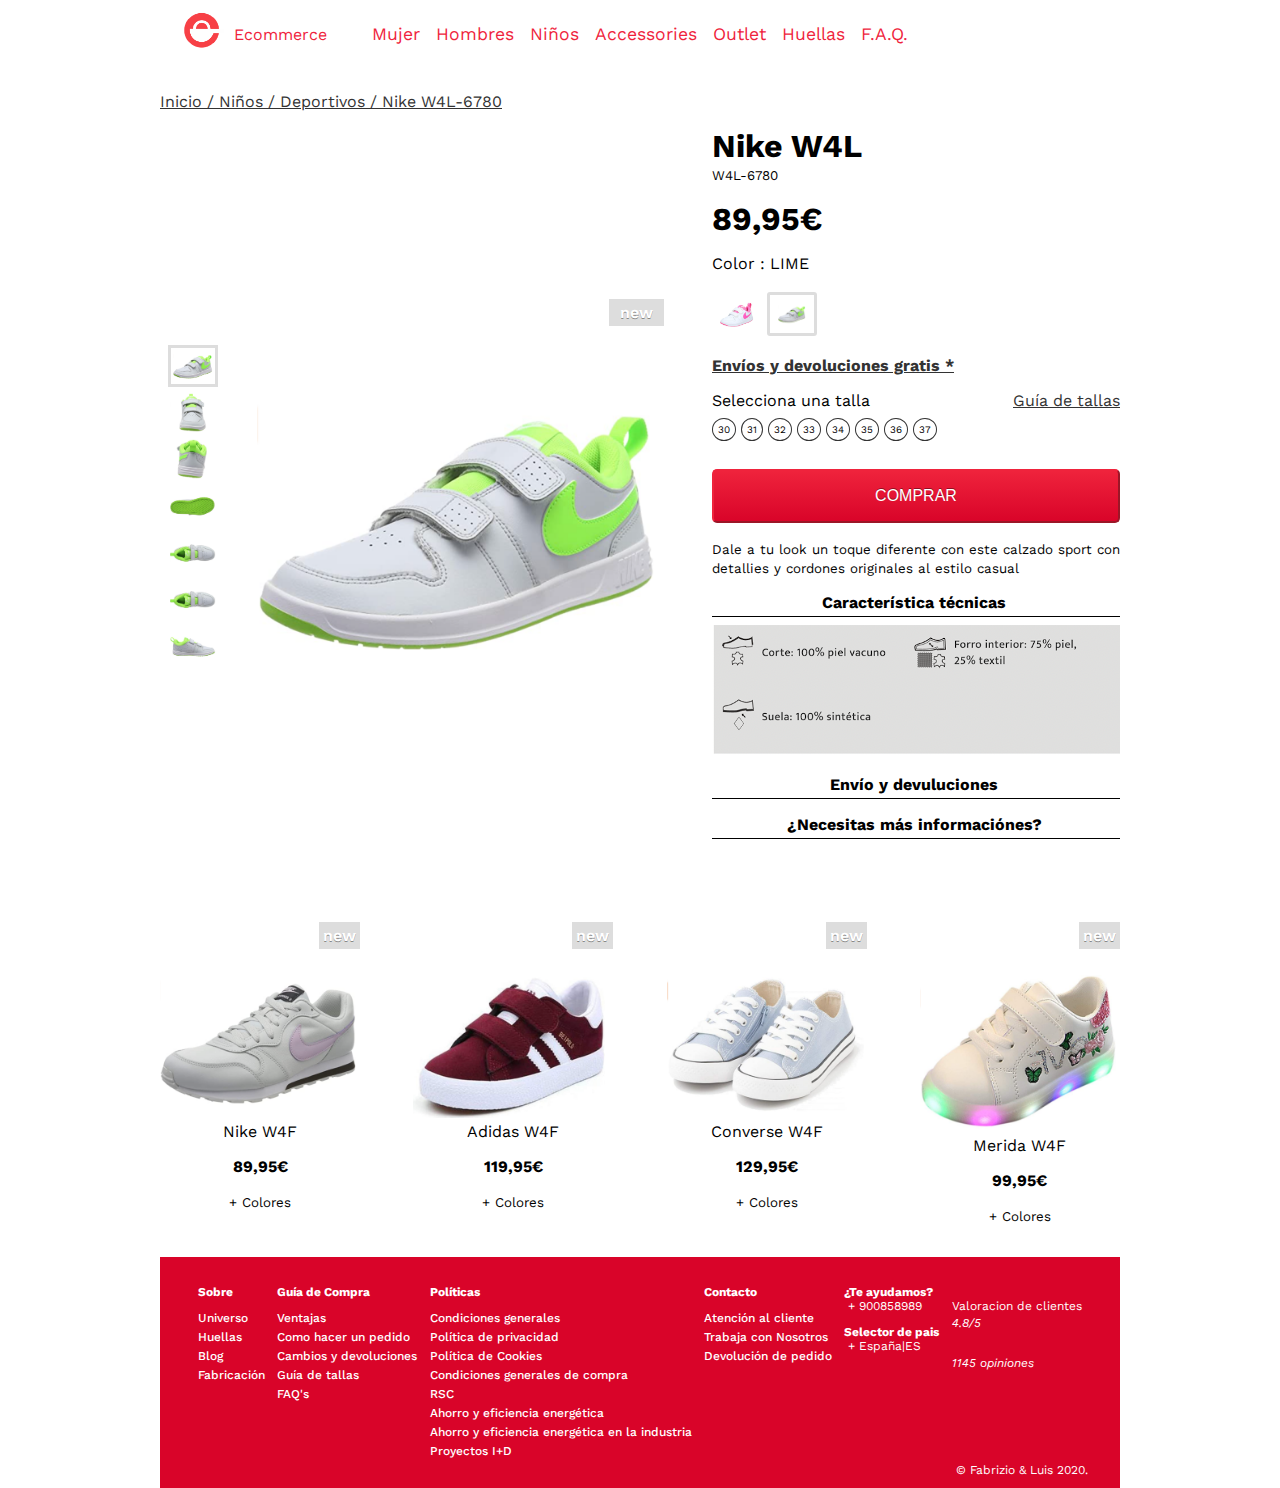
<file: niños.html>
<!DOCTYPE html>
<html lang="en">
<head>
  <meta charset="UTF-8">
  <meta name="viewport" content="width=device-width, initial-scale=1.0">
  <!-- FONT AWESOME -->
  <link rel="stylesheet" href="https://use.fontawesome.com/releases/v5.15.1/css/all.css" integrity="sha384-vp86vTRFVJgpjF9jiIGPEEqYqlDwgyBgEF109VFjmqGmIY/Y4HV4d3Gp2irVfcrp" crossorigin="anonymous">
  <!-- GOOGLE FONT -->
  <link href="https://fonts.googleapis.com/css2?family=Work+Sans:wght@300;400;500;600&display=swap" rel="stylesheet">
  <!-- CSS -->
  <link rel="stylesheet" href="assets/css/style.css">
  <title>Ecommerce - Niños</title>
</head>
<body>
  <div class="container">
    <!-- HEADER -->
    <header>
      <a href="/index.html" class="logo">
        <img src="assets/img/shopping pink.png" alt="logo" width="50px">
        <span id="brand-name">Ecommerce</span>
      </a>
      <i class="fas fa-bars fa-2x hamburger" id="hamburger-menu"></i>
      <nav id="navbar-links">
        <ul>
          <li><a href="/mujer.html">Mujer</a></li>
          <li><a href="/hombres.html">Hombres</a></li>
          <li><a href="/niños.html">Niños</a></li>
          <li><a href="/category.html">Accessories</a></li>
          <li><a href="#">Outlet</a></li>
          <li><a href="#">Huellas</a></li>
          <li><a href="/faq.html">F.A.Q.</a></li>
        </ul>
      </nav>
    </header>
    <!-- PRODUCT -->
    <section id="product-card">
      <div>
        <a href="">Inicio / Niños / Deportivos / Nike W4L-6780</a>
      </div>
      <div class="wrapper">
        <div class="aside">
          <img src="assets/img/kids-main.png" alt="shoes" width="50" class="active">
          <img src="assets/img/kids-small-1.png" alt="shoes-1" width="50">
          <img src="assets/img/kids-small-2.png" alt="shoes-2" width="50">
          <img src="assets/img/kids-small-3.png" alt="shoes-3" width="50">
          <img src="assets/img/kids-small-4.png" alt="shoes-4" width="50">
          <img src="assets/img/kids-small-5.png" alt="shoes-5" width="50">
          <img src="assets/img/kids-small-6.png" alt="shoes-6" width="50">
        </div>
        <div class="product-img">
          <span class="new-img">new</span>
          <i class="fas fa-angle-left fa-2x"></i>
          <img src="assets/img/kids-main.png" alt="shoes" width="100%">
          <i class="fas fa-angle-right fa-2x"></i>
        </div>
        <div class="product-details">
          <h1>Nike W4L</h1>
          <small>W4L-6780</small>
          <h1 id="price">89,95€</h1>
          <div class="color">
            <p>Color : LIME</p>
            <br>
            <img src="assets/img/kids-color.png" alt="rosa" width="50">
            <img src="assets/img/kids-main.png" alt="lime" width="50" class="active">
          </div>
          <a href="#"><strong>Envíos y devoluciones gratis *</strong></a>
          <div class="tallas">
            <p>Selecciona una talla</p>
            <p><a href="#">Guía de tallas</a></p>
          </div>
          <div class="tallas-span">
            <span>30</span>
            <span>31</span>
            <span>32</span>
            <span>33</span>
            <span>34</span>
            <span>35</span>
            <span>36</span>
            <span>37</span>
          </div>
          <button class="btn btn-block" onclick="alert('Add to your chart')">COMPRAR</button>
          <small>Dale a tu look un toque diferente con este calzado sport con detallies y cordones originales al estilo casual</small>
          <div class="details">
            <div class="tecnicas">
              <h4>Característica técnicas</h4>
              <i class="fas fa-chevron-up"></i>
            </div>
            <img src="assets/img/Screenshot 2020-11-03 at 15.23.10.png" alt="info">
            <div class="envio">
              <h4>Envío y devuluciones</h4>
              <i class="fas fa-chevron-down"></i>
            </div>
            <div class="mas-info">
              <h4>¿Necesitas más informaciónes?</h4>
              <i class="fas fa-chevron-down"></i>
            </div>
          </div>
          <div class="social-icon">
            <i class="fab fa-facebook-f"></i>
            <i class="fab fa-twitter"></i>
            <i class="fab fa-pinterest"></i>
          </div>
        </div>
      </div>
    </section>
    <!-- RELATIVE PRODUCTS -->
    <div class="wrapper">
      <div class="suggestion">
        <span class="new">new</span>
        <img src="assets/img/kids-suggestion-1.png" alt="" width="200" class="pad-top">
        <p>Nike W4F</p>
        <h4>89,95€</h4>
        <small>+ Colores</small>
      </div>
      <div class="suggestion">
        <span class="new">new</span>
        <img src="assets/img/kids-suggestion-2.png" alt="" width="200" class="pad-top">
        <p>Adidas W4F</p>
        <h4>119,95€</h4>
        <small>+ Colores</small>
      </div>
      <div class="suggestion">
        <span class="new">new</span>
        <img src="assets/img/kids-suggestion-3.png" alt="" width="200" class="pad-top">
        <p>Converse W4F</p>
        <h4>129,95€</h4>
        <small>+ Colores</small>
      </div>
      <div class="suggestion">
        <span class="new">new</span>
        <img src="assets/img/kids-suggestion-4.png" alt="" width="200" class="pad-top">
        <p>Merida W4F</p>
        <h4>99,95€</h4>
        <small>+ Colores</small>
      </div>
    </div>
    <!-- FOOTER -->
    <footer>
      <div class="flex-container">
        <div class="item" style="order: 1">
          <h4>Sobre</h4>
          <ul>
            <li class=footer-list><a href="#" target="_blank">Universo</a></li>
            <li class=footer-list><a href="#" target="_blank">Huellas</a></li>
            <li class=footer-list><a href="#" target="_blank">Blog</a></li>
            <li class=footer-list><a href="#" target="_blank">Fabricación</a></li>
          </ul>
        </div>
        <div class="item" style="order: 2">
          <h4>Guía de Compra</h4>
          <ul>
            <li class=footer-list><a href="#" target="_blank">Ventajas</a></li>
            <li class=footer-list><a href="#" target="_blank">Como hacer un pedido</a></li>
            <li class=footer-list><a href="#" target="_blank">Cambios y devoluciones</a></li>
            <li class=footer-list><a href="#" target="_blank">Guía de tallas</a></li>
            <li class=footer-list><a href="#" target="_blank">FAQ's</a></li>
          </ul>
        </div>
        <div class="item" style="order: 3">
          <h4>Políticas</h4>
          <ul>
            <li class=footer-list><a href="#" target="_blank">Condiciones generales</a></li>
            <li class=footer-list><a href="#" target="_blank">Política de privacidad</a></li>
            <li class=footer-list><a href="#" target="_blank">Política de Cookies</a></li>
            <li class=footer-list><a href="#" target="_blank">Condiciones generales de compra</a></li>
            <li class=footer-list><a href="#" target="_blank">RSC</a></li>
            <li class=footer-list><a href="#" target="_blank">Ahorro y eficiencia energética</a></li>
            <li class=footer-list><a href="#" target="_blank">Ahorro y eficiencia energética en la industria</a></li>
            <li class=footer-list><a href="#" target="_blank">Proyectos I+D</a></li>
          </ul>
        </div>
        <div class="item" style="order: 4">
          <h4>Contacto</h4>
          <ul>
            <li class=footer-list><a href="#" target="_blank">Atención al cliente</a></li>
            <li class=footer-list><a href="#" target="_blank">Trabaja con Nosotros</a></li>
            <li class=footer-list><a href="#" target="_blank">Devolución de pedido</a></li>
          </ul>
        </div>
        <div class="item" style="order: 5">
          <h4 class="copy">¿Te ayudamos?</h4>
          <p class="info">
            <i class="fas fa-phone-square-alt"></i>
            + 900858989
          </p>
          <h4 class="copy">Selector de pais</h4>
          <p class="info">
            <i class="fas fa-globe-europe"></i>
              + España|ES
          </p>
        </div>
        <div class="item" style="order: 6">
          <a href="http://www.facebook.com" target="_blank"><i class="fab fa-facebook-square fa-1x icon-social"></i></a>
          <a href="http://www.instagram.com" target="_blank""><i class="fab fa-instagram-square fa-1x icon-social"></i></a>
          <a href="http://www.pinterest.com" target="_blank""><i class="fab fa-pinterest-square fa-1x icon-social"></i></a>
          <a href="http://www.twitter.com" target="_blank""><i class="fab fa-twitter-square fa-1x icon-social"></i></a>
          <p>Valoracion de clientes</p>
          <p class="value"><em>4.8/5</em></p>
          <i class="fas fa-star"></i>
          <i class="fas fa-star"></i>
          <i class="fas fa-star"></i>
          <i class="fas fa-star"></i>
          <i class="fas fa-star"></i>
          <p><em>1145 opiniones</em></p>
        </div>
        <!--Different div below-->
      </div>
      <div class="flex-container-2">
        <p>&copy Fabrizio & Luis 2020.</p>
      </div>
    </footer>
  </div>
  <script src="script.js"></script>
</body>
</html>
</file>
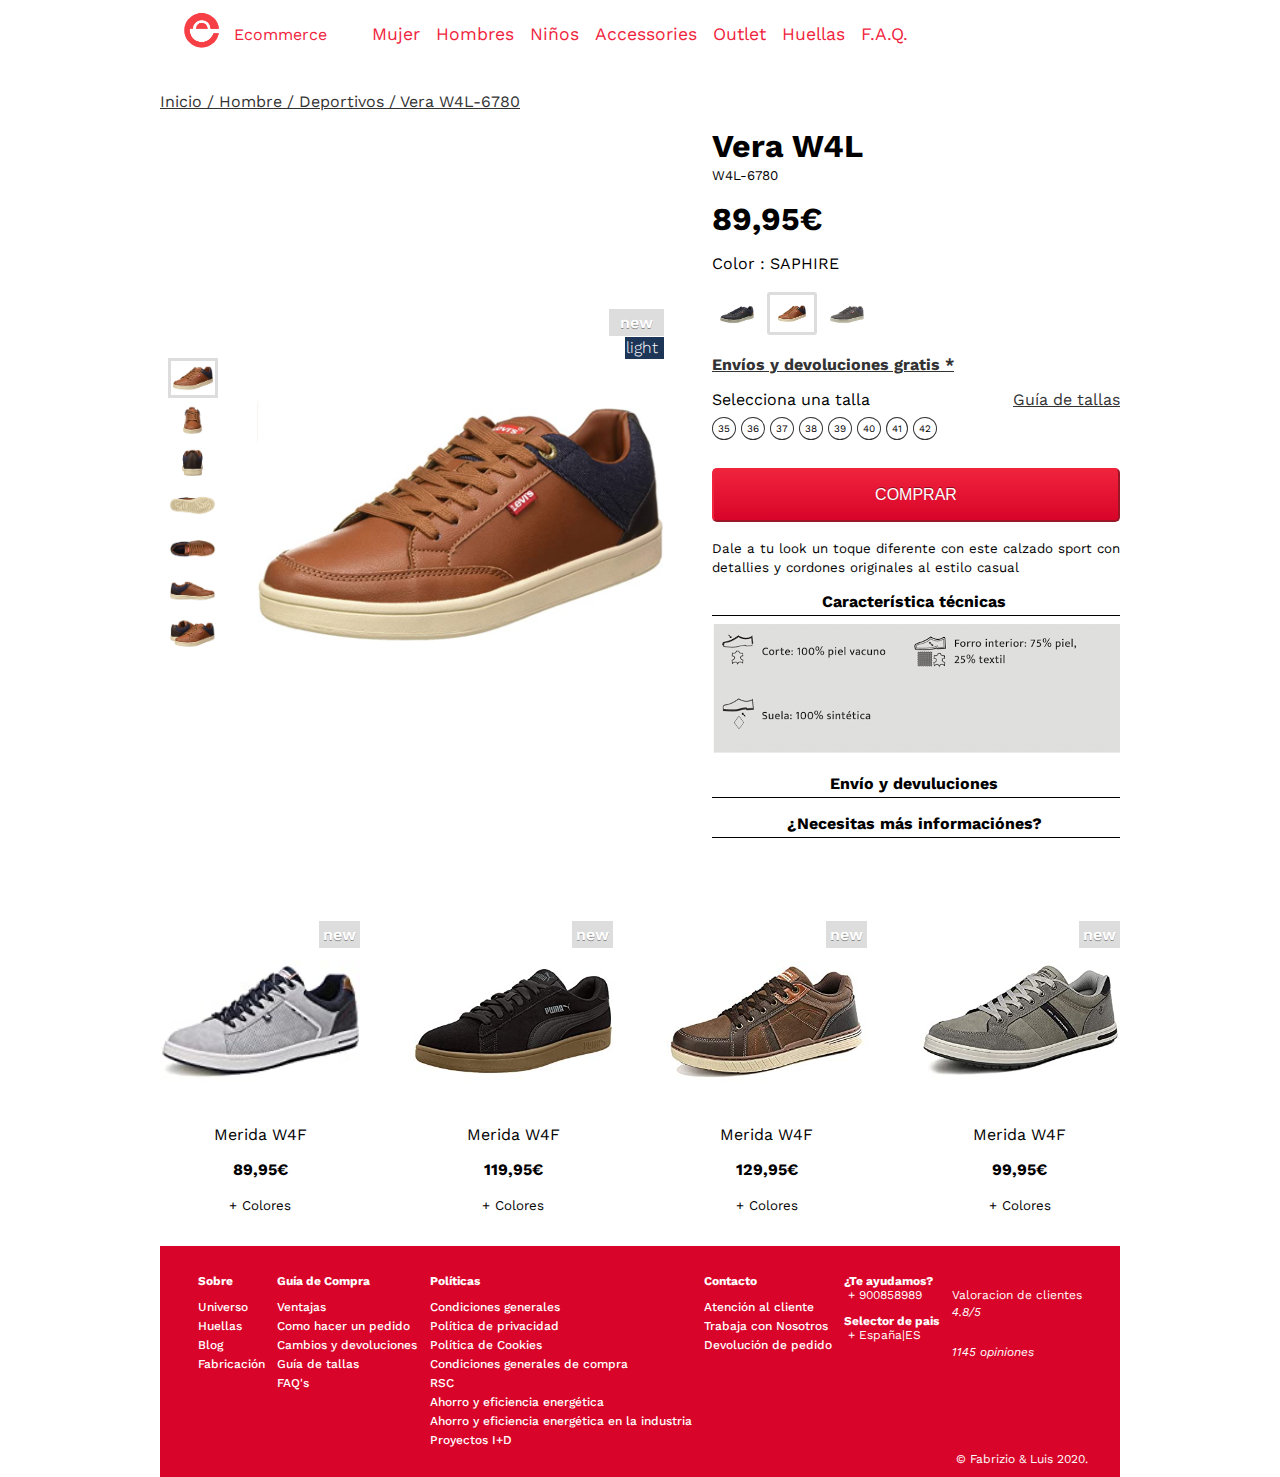
<file: products.html>
<!DOCTYPE html>
<html lang="en">
<head>
  <meta charset="UTF-8">
  <meta name="viewport" content="width=device-width, initial-scale=1.0">
  <!-- FONT AWESOME -->
  <link rel="stylesheet" href="https://use.fontawesome.com/releases/v5.15.1/css/all.css" integrity="sha384-vp86vTRFVJgpjF9jiIGPEEqYqlDwgyBgEF109VFjmqGmIY/Y4HV4d3Gp2irVfcrp" crossorigin="anonymous">
  <!-- GOOGLE FONT -->
  <link href="https://fonts.googleapis.com/css2?family=Work+Sans:wght@300;400;500;600&display=swap" rel="stylesheet">
  <!-- CSS -->
  <link rel="stylesheet" href="assets/css/style.css">
  <title>Website</title>
</head>
<body>
  <div class="container">
    <!-- HEADER -->
    <header>
      <a href="/index.html" class="logo">
        <img src="assets/img/shopping pink.png" alt="logo" width="50px">
        <span id="brand-name">Ecommerce</span>
      </a>
      <i class="fas fa-bars fa-2x hamburger" id="hamburger-menu"></i>
      <nav id="navbar-links">
        <ul>
          <li><a href="/category.html">Mujer</a></li>
          <li><a href="/products.html">Hombres</a></li>
          <li><a href="#">Niños</a></li>
          <li><a href="#">Accessories</a></li>
          <li><a href="#">Outlet</a></li>
          <li><a href="#">Huellas</a></li>
          <li><a href="/faq.html">F.A.Q.</a></li>
        </ul>
      </nav>
    </header>
    <!-- PRODUCT -->
    <section id="product-card">
      <div>
        <a href="">Inicio / Hombre / Deportivos / Vera W4L-6780</a>
      </div>
      <div class="wrapper">
        <div class="aside">
          <img src="assets/img/main-products.png" alt="shoes" width="50" class="active">
          <img src="assets/img/small-1.png" alt="shoes-1" width="50">
          <img src="assets/img/small-2.png" alt="shoes-2" width="50">
          <img src="assets/img/small-3.png" alt="shoes-3" width="50">
          <img src="assets/img/small-4.png" alt="shoes-4" width="50">
          <img src="assets/img/small-5.png" alt="shoes-5" width="50">
          <img src="assets/img/small-6.png" alt="shoes-6" width="50">
        </div>
        <div class="product-img">
          <span class="new-img">new</span>
          <span class="light">light<i class="fas fa-feather"></i></span>
          <i class="fas fa-angle-left fa-2x"></i>
          <img src="assets/img/main-products.png" alt="shoes" width="100%">
          <i class="fas fa-angle-right fa-2x"></i>
        </div>
        <div class="product-details">
          <h1>Vera W4L</h1>
          <small>W4L-6780</small>
          <h1 id="price">89,95€</h1>
          <div class="color">
            <p>Color : SAPHIRE</p>
            <br>
            <img src="assets/img/azul-navy.png" alt="azul" width="50">
            <img src="assets/img/main-products.png" alt="marron" width="50" class="active">
            <img src="assets/img/negro.png" alt="negro" width="50">
          </div>
          <a href="#"><strong>Envíos y devoluciones gratis *</strong></a>
          <div class="tallas">
            <p>Selecciona una talla</p>
            <p><a href="#">Guía de tallas</a></p>
          </div>
          <div class="tallas-span">
            <span>35</span>
            <span>36</span>
            <span>37</span>
            <span>38</span>
            <span>39</span>
            <span>40</span>
            <span>41</span>
            <span>42</span>
          </div>
          <button class="btn btn-block" onclick="alert('Add to your chart')">COMPRAR</button>
          <small>Dale a tu look un toque diferente con este calzado sport con detallies y cordones originales al estilo casual</small>
          <div class="details">
            <div class="tecnicas">
              <h4>Característica técnicas</h4>
              <i class="fas fa-chevron-up"></i>
            </div>
            <img src="assets/img/Screenshot 2020-11-03 at 15.23.10.png" alt="info">
            <div class="envio">
              <h4>Envío y devuluciones</h4>
              <i class="fas fa-chevron-down"></i>
            </div>
            <div class="mas-info">
              <h4>¿Necesitas más informaciónes?</h4>
              <i class="fas fa-chevron-down"></i>
            </div>
          </div>
          <div class="social-icon">
            <i class="fab fa-facebook-f"></i>
            <i class="fab fa-twitter"></i>
            <i class="fab fa-pinterest"></i>
          </div>
        </div>
      </div>
    </section>
    <!-- RELATIVE PRODUCTS -->
    <div class="wrapper">
      <div class="suggestion">
        <span class="new">new</span>
        <img src="assets/img/suggestion-1.jpg" alt="" width="200">
        <p>Merida W4F</p>
        <h4>89,95€</h4>
        <small>+ Colores</small>
      </div>
      <div class="suggestion">
        <span class="new">new</span>
        <img src="assets/img/suggestion-2.jpg" alt="" width="200">
        <p>Merida W4F</p>
        <h4>119,95€</h4>
        <small>+ Colores</small>
      </div>
      <div class="suggestion">
        <span class="new">new</span>
        <img src="assets/img/suggestion-3.jpg" alt="" width="200">
        <p>Merida W4F</p>
        <h4>129,95€</h4>
        <small>+ Colores</small>
      </div>
      <div class="suggestion">
        <span class="new">new</span>
        <img src="assets/img/suggestion-4.jpg" alt="" width="200">
        <p>Merida W4F</p>
        <h4>99,95€</h4>
        <small>+ Colores</small>
      </div>
    </div>
    <!-- FOOTER -->
    <footer>
      <div class="flex-container">
        <div class="item" style="order: 1">
          <h4>Sobre</h4>
          <ul>
            <li class=footer-list><a href="#" target="_blank">Universo</a></li>
            <li class=footer-list><a href="#" target="_blank">Huellas</a></li>
            <li class=footer-list><a href="#" target="_blank">Blog</a></li>
            <li class=footer-list><a href="#" target="_blank">Fabricación</a></li>
          </ul>
        </div>
        <div class="item" style="order: 2">
          <h4>Guía de Compra</h4>
          <ul>
            <li class=footer-list><a href="#" target="_blank">Ventajas</a></li>
            <li class=footer-list><a href="#" target="_blank">Como hacer un pedido</a></li>
            <li class=footer-list><a href="#" target="_blank">Cambios y devoluciones</a></li>
            <li class=footer-list><a href="#" target="_blank">Guía de tallas</a></li>
            <li class=footer-list><a href="#" target="_blank">FAQ's</a></li>
          </ul>
        </div>
        <div class="item" style="order: 3">
          <h4>Políticas</h4>
          <ul>
            <li class=footer-list><a href="#" target="_blank">Condiciones generales</a></li>
            <li class=footer-list><a href="#" target="_blank">Política de privacidad</a></li>
            <li class=footer-list><a href="#" target="_blank">Política de Cookies</a></li>
            <li class=footer-list><a href="#" target="_blank">Condiciones generales de compra</a></li>
            <li class=footer-list><a href="#" target="_blank">RSC</a></li>
            <li class=footer-list><a href="#" target="_blank">Ahorro y eficiencia energética</a></li>
            <li class=footer-list><a href="#" target="_blank">Ahorro y eficiencia energética en la industria</a></li>
            <li class=footer-list><a href="#" target="_blank">Proyectos I+D</a></li>
          </ul>
        </div>
        <div class="item" style="order: 4">
          <h4>Contacto</h4>
          <ul>
            <li class=footer-list><a href="#" target="_blank">Atención al cliente</a></li>
            <li class=footer-list><a href="#" target="_blank">Trabaja con Nosotros</a></li>
            <li class=footer-list><a href="#" target="_blank">Devolución de pedido</a></li>
          </ul>
        </div>
        <div class="item" style="order: 5">
          <h4 class="copy">¿Te ayudamos?</h4>
          <p class="info">
            <i class="fas fa-phone-square-alt"></i>
            + 900858989
          </p>
          <h4 class="copy">Selector de pais</h4>
          <p class="info">
            <i class="fas fa-globe-europe"></i>
              + España|ES
          </p>
        </div>
        <div class="item" style="order: 6">
          <a href="http://www.facebook.com" target="_blank"><i class="fab fa-facebook-square fa-1x icon-social"></i></a>
          <a href="http://www.instagram.com" target="_blank""><i class="fab fa-instagram-square fa-1x icon-social"></i></a>
          <a href="http://www.pinterest.com" target="_blank""><i class="fab fa-pinterest-square fa-1x icon-social"></i></a>
          <a href="http://www.twitter.com" target="_blank""><i class="fab fa-twitter-square fa-1x icon-social"></i></a>
          <p>Valoracion de clientes</p>
          <p class="value"><em>4.8/5</em></p>
          <i class="fas fa-star"></i>
          <i class="fas fa-star"></i>
          <i class="fas fa-star"></i>
          <i class="fas fa-star"></i>
          <i class="fas fa-star"></i>
          <p><em>1145 opiniones</em></p>
        </div>
        <!--Different div below-->
      </div>
      <div class="flex-container-2">
        <p>&copy Fabrizio & Luis 2020.</p>
      </div>
    </footer>
  </div>
  <script src="script.js"></script>
</body>
</html>
</file>
<file: assets/css/style.css>
@import 'header.css';
@import 'footer.css';
@import 'category.css';
@import 'products.css';
@import 'faq.css';

:root {
  --red: #EF233C;
  --darkerRed: #D90429;
}
* {
  margin: 0;
  padding: 0;
  box-sizing: border-box;
}
body {
  font-family: 'Work Sans', sans-serif;
  font-weight: 400;
}
h3 {
  padding-bottom: .5em;
  text-shadow: 0 -1px 0 rgba(0,0,0,4);
}
h4 {
  margin: 1em auto;
}
.container {
  max-width: 960px;
  margin: 0 auto;
}
.btn {
  padding: 1em 2em;
  text-transform: uppercase;
  font-weight: 500;
  font-size: 1em;
  border-color: var(--red);
  border-radius: 5px;
  background-image: linear-gradient(var(--red), var(--darkerRed));
  background-repeat: repeat-x;
  color: #fff;
  text-shadow: 0 -1px 0 rgba(0,0,0,.4);
  width: 300px;
  outline: none;
  cursor: pointer;
  transition: all 200ms ease-in-out;
}
.btn:hover {
  background-image: linear-gradient(#cf2c30, var(--darkerRed));
}
/* MAIN GRID SECTION */
.grid-container {
  display: grid;
  grid-template:
    "header header header header header header" 400px
    "item1  item1  item2  item2  item3  item3"  400px
    "item4  item4  item4  item5  item5  item5"  300px;
  grid-gap: 12px;
}
.grid-container > div {
  text-align: center;
  color: #fff;
}
.grid-container > div h3 {
  margin-top: 50px;
}
.stayHome:hover,
.men:hover,
.women:hover,
.accessories:hover,
.womenShoes:hover,
.menShoes:hover {
  opacity:.8;
}
#tagline {
  font-size: 1.8em;
}
.stayHome {
  grid-area: header;
  background-image: url("/assets/img/main-1.jpeg");
  background-position: center bottom 25%;
  background-color: black;
  background-size: cover;
}
.men {
  grid-area: item1;
  background-image: url("/assets/img/main-2.jpeg");
  background-position: center bottom;
  background-size: cover;
}
.women {
  grid-area: item2;
  background-image: url("/assets/img/main-3.jpeg");
  background-position: center bottom;
  background-size: cover;
}
.accesories {
  grid-area: item3;
  background-image: url("/assets/img/main-4.jpeg");
  background-position: center bottom;
  background-size: cover;
}
.menShoes {
  grid-area: item4;
  background-image: url("/assets/img/main-5.jpeg");
  background-position: center bottom;
  background-size: cover;
}
.womenShoes {
  grid-area: item5;
  background-image: url("/assets/img/main-6.jpeg");
  background-position: center bottom;
  background-size: cover;
}
.main-button {
  padding: .25em 1em;
  text-transform: uppercase;
  font-weight: 500;
  font-size: 1em;
  border-radius: 5px;
  border-color: #fff;
  background-image: linear-gradient(#fff, #dbdbdb);
  background-repeat: repeat-x;
  text-shadow: 0 1px 0 rgba(255,255,255,.9);
  width: 150px;
  outline: none;
  cursor: pointer;
  transition: all 200ms ease-in-out;
}
.main-button:hover {
  background-image: linear-gradient(#ededed, #dbdbdb);
}
/* CTA */
.cta {
  text-align: center;
  margin-bottom: 2em;
}
.cta h2 {
  font-size: 2em;
  font-weight: 300;
  margin-bottom: .5em;
}
.btn {
  padding: 1em 2em;
  text-transform: uppercase;
  font-weight: 500;
  font-size: 1em;
  border-color: var(--red);
  border-radius: 5px;
  background-image: linear-gradient(var(--red), var(--darkerRed));
  background-repeat: repeat-x;
  color: #fff;
  text-shadow: 0 -1px 0 rgba(0,0,0,.4);
  width: 300px;
  outline: none;
  cursor: pointer;
  transition: all 200ms ease-in-out;
}
.btn:hover {
  background-image: linear-gradient(#cf2c30, var(--darkerRed));
}
</file>
